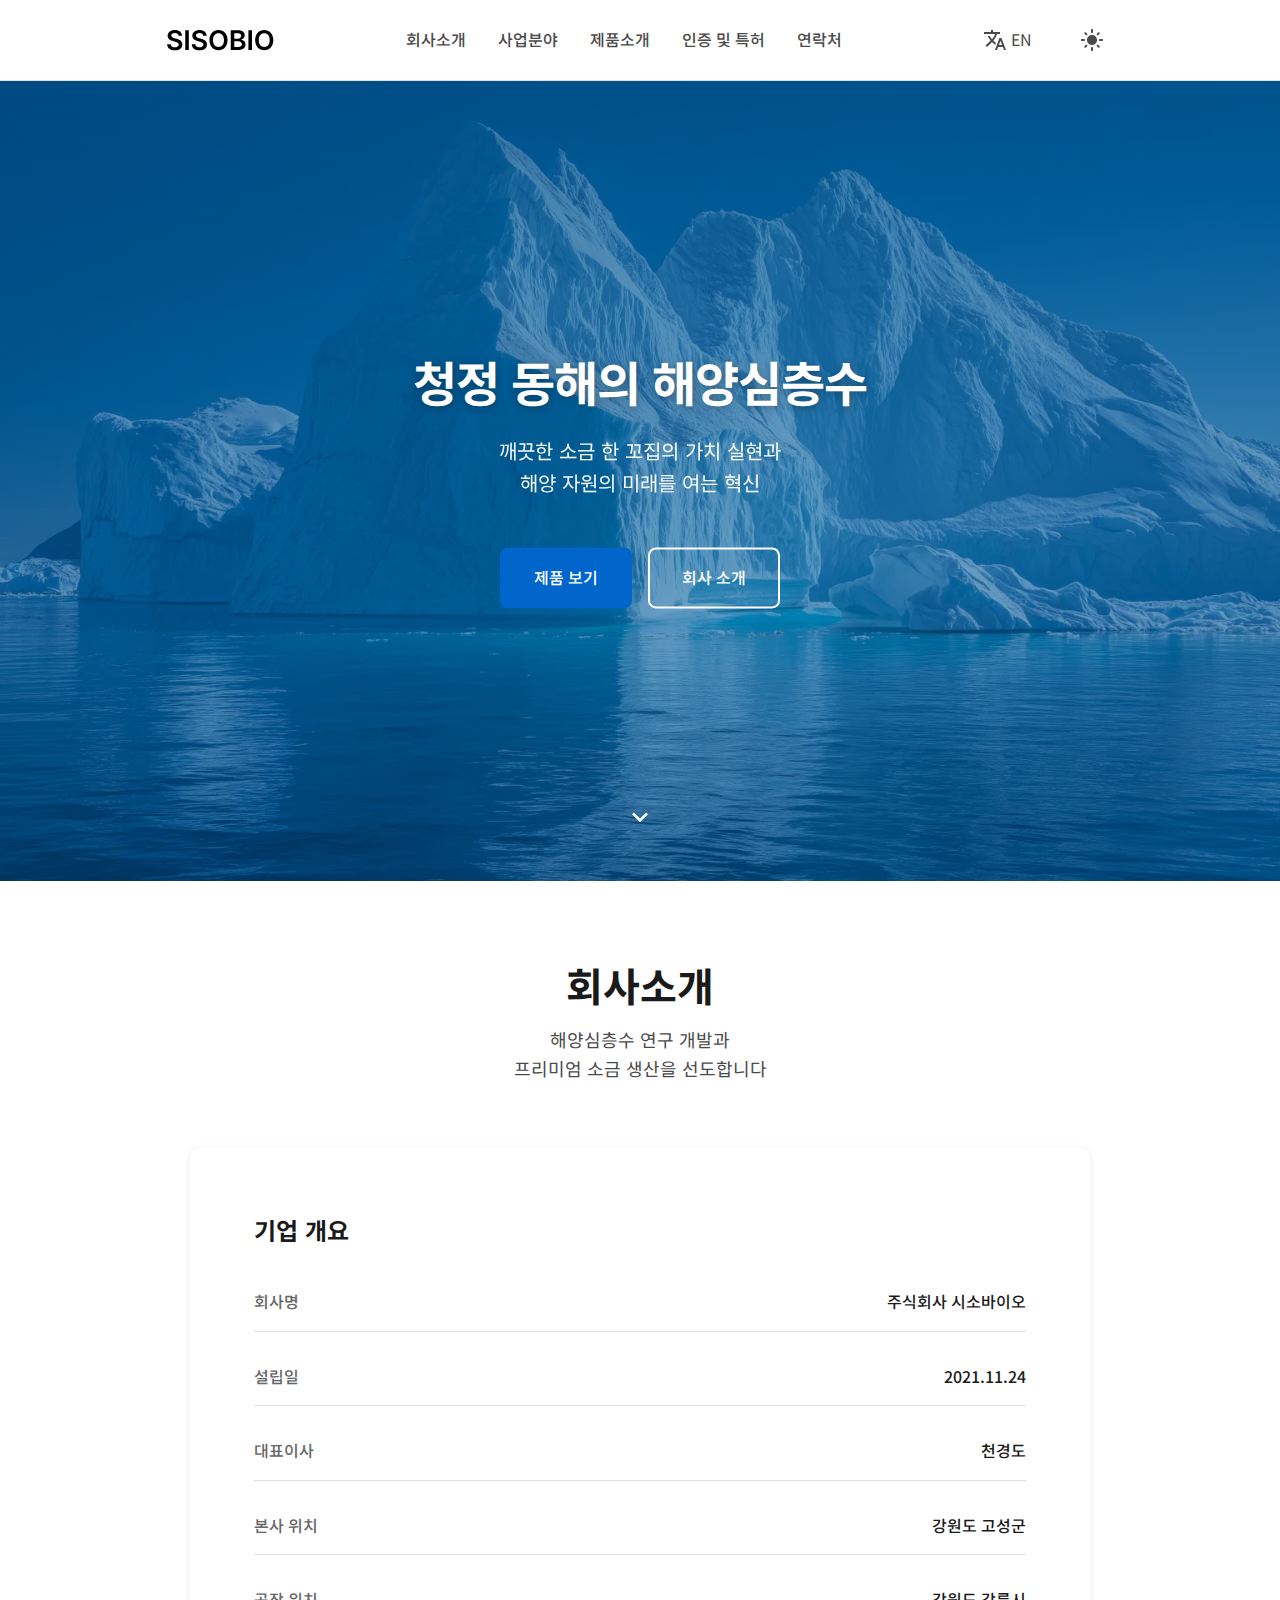
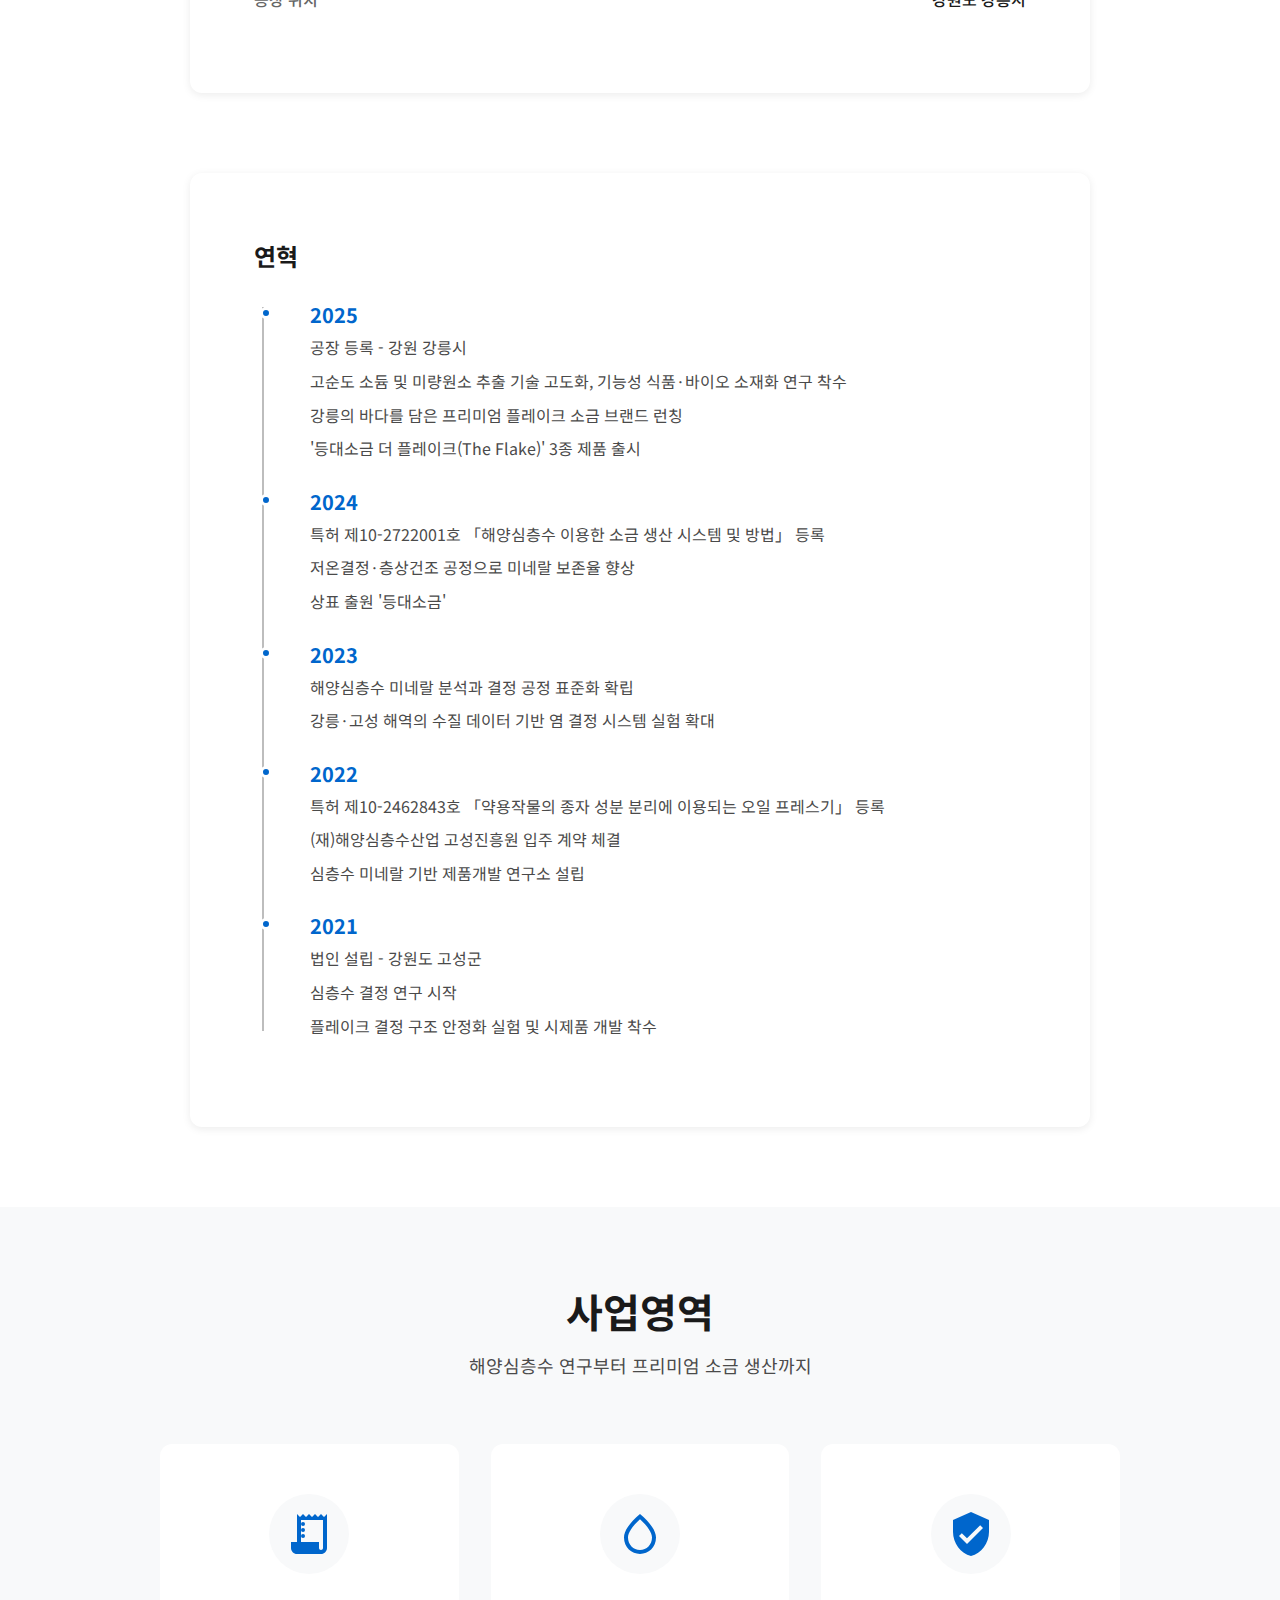
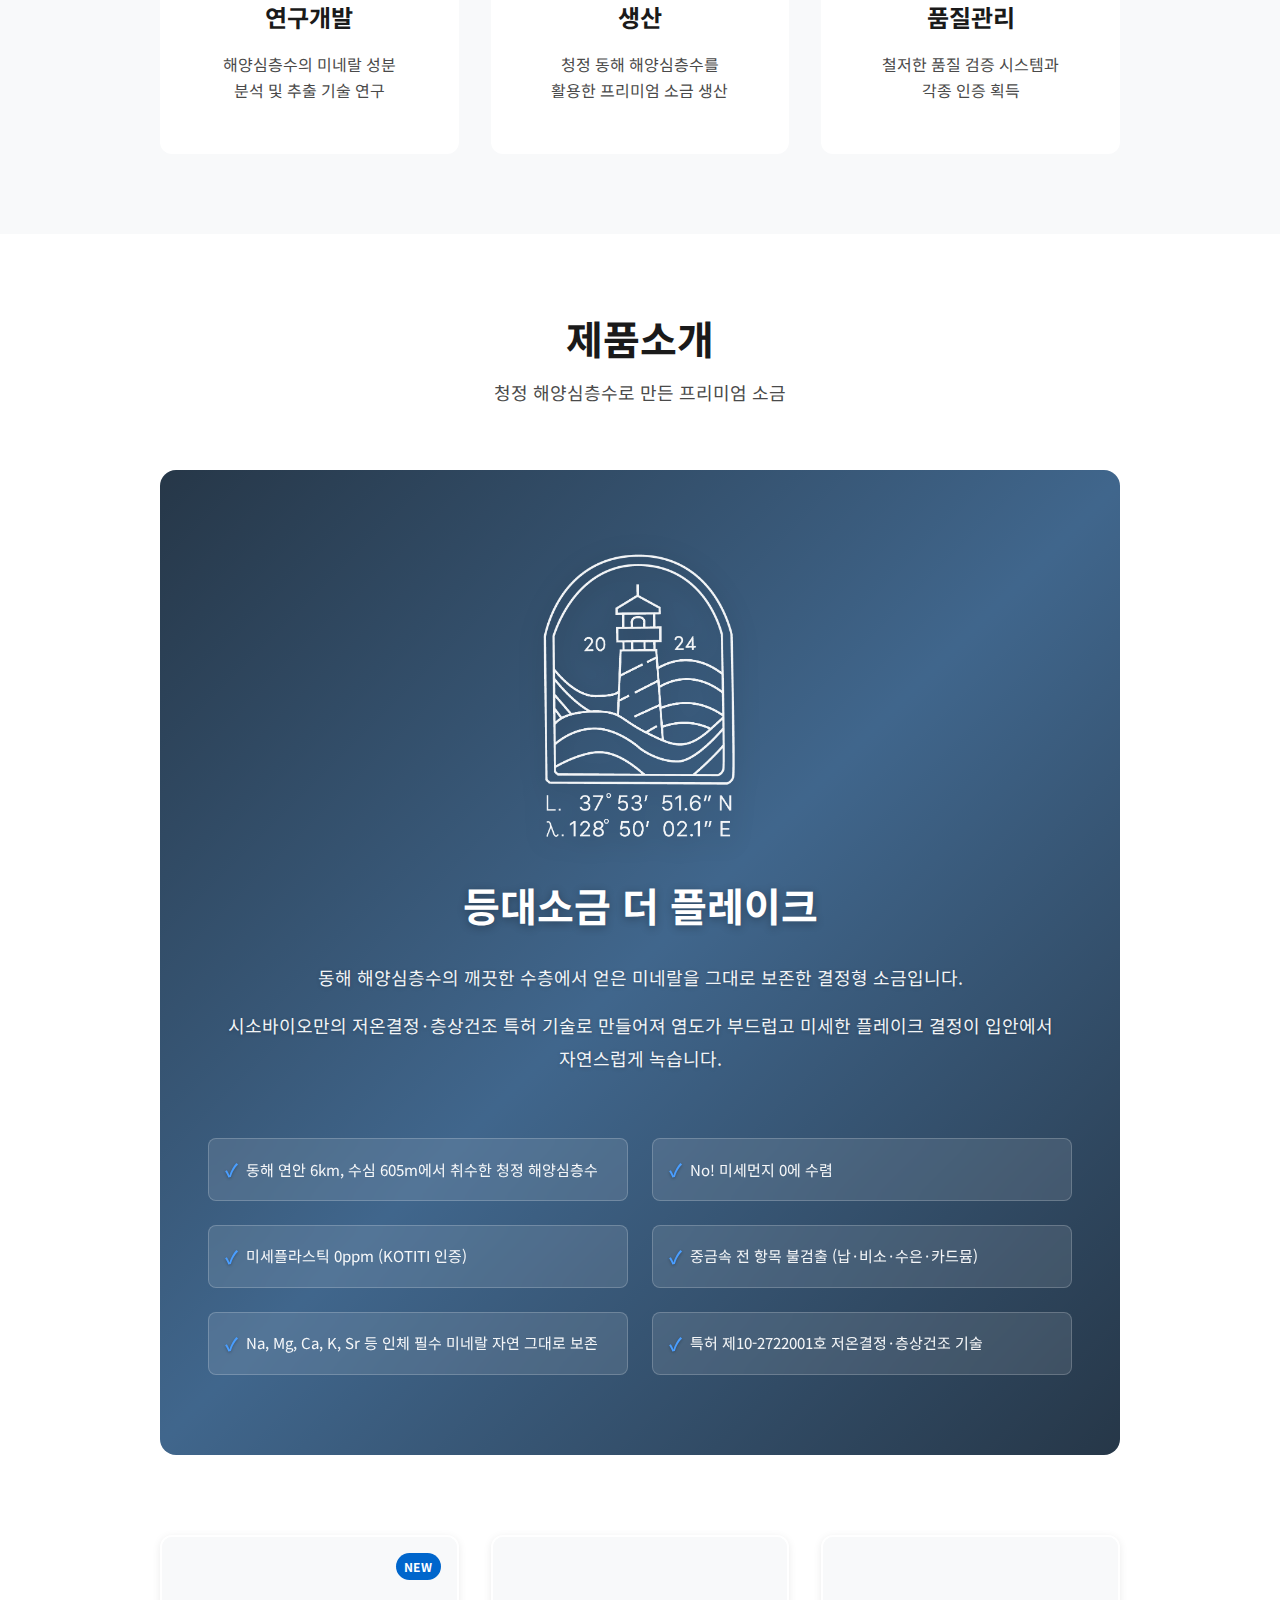
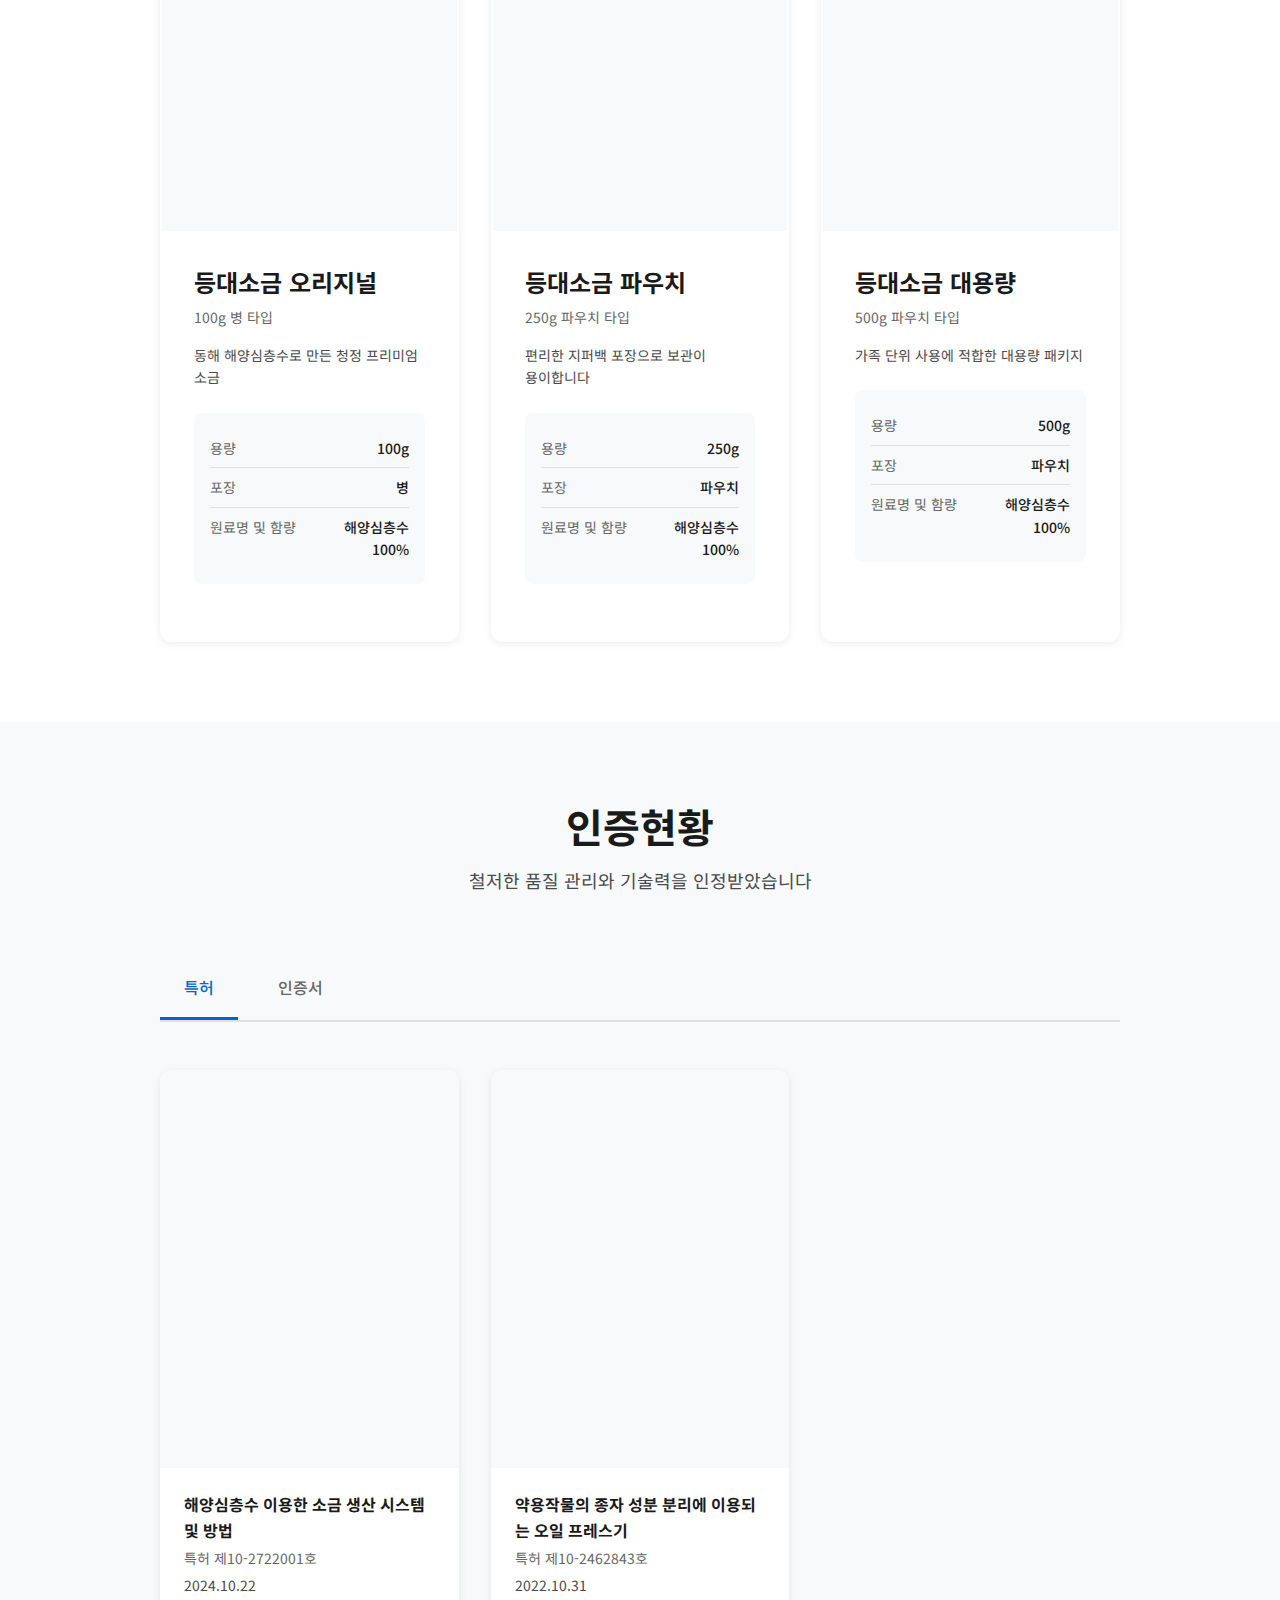
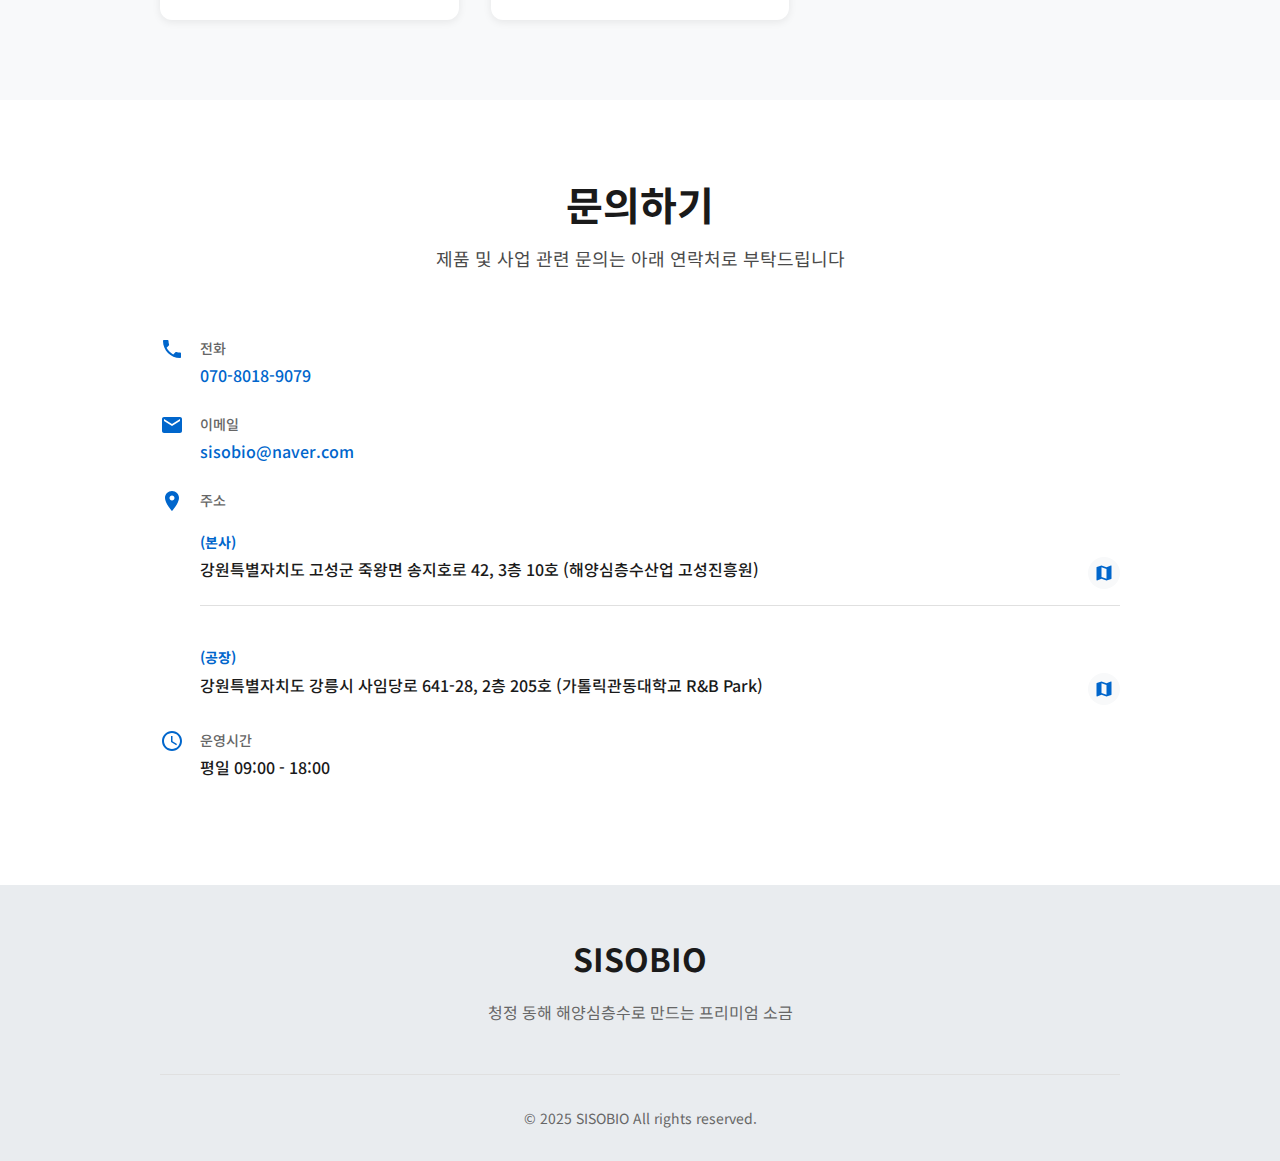
<file: index.html>
<!DOCTYPE html>
<html lang="ko" data-theme="light">
<head>
  <meta charset="UTF-8">
  <meta name="viewport" content="width=device-width, initial-scale=1.0">
  <meta name="description" content="청정 동해의 해양심층수를 연구 개발하고, 깨끗한 소금 한 꼬집의 가치를 실현합니다.">
  <meta name="keywords" content="해양심층수, 해양심층수소금, 등대소금, 시소바이오, 프리미엄 소금, 플레이크 소금, 미세플라스틱 없는 소금, 청정 소금, 강릉 소금, 고성 소금, 강원도 소금, 천연소금, 미네랄 소금, 건강한 소금">
  <meta name="author" content="SISOBIO">
  
  <!-- Open Graph -->
  <meta property="og:title" content="시소바이오 - 해양 자원의 미래를 여는 혁신">
  <meta property="og:description" content="청정 동해의 해양심층수를 연구 개발하고, 깨끗한 소금 한 꼬집의 가치를 실현합니다.">
  <meta property="og:type" content="website">
  <meta property="og:url" content="https://sisobio.com">
  <meta property="og:image" content="https://sisobio.com/assets/images/hero/ocean_desktop.webp">

  <!-- Twitter Cards -->
  <meta name="twitter:card" content="summary_large_image">
  <meta name="twitter:title" content="시소바이오 - 해양 자원의 미래를 여는 혁신">
  <meta name="twitter:description" content="청정 동해의 해양심층수를 연구 개발하고, 깨끗한 소금 한 꼬집의 가치를 실현합니다.">
  <meta name="twitter:image" content="https://sisobio.com/assets/images/hero/ocean_desktop.webp">

  <title data-i18n="meta.title">시소바이오 - 해양 자원의 미래를 여는 혁신</title>

  <!-- Canonical URL -->
  <link rel="canonical" href="https://sisobio.com/">

  <!-- Favicons -->
  <link rel="icon" type="image/svg+xml" href="/favicon.svg">
  <link rel="icon" type="image/png" sizes="32x32" href="/favicon-32x32.png">
  <link rel="icon" type="image/png" sizes="16x16" href="/favicon-16x16.png">
  <link rel="apple-touch-icon" sizes="180x180" href="/apple-touch-icon.png">
  <link rel="manifest" href="/site.webmanifest">
  
  <!-- Fonts: Noto Sans KR + Roboto -->
  <link rel="preconnect" href="https://fonts.googleapis.com">
  <link rel="preconnect" href="https://fonts.gstatic.com" crossorigin>
  <link href="https://fonts.googleapis.com/css2?family=Noto+Sans+KR:wght@400;500;700&subset=korean&family=Roboto:wght@400;500;700&subset=latin&display=swap" rel="stylesheet">

  <!-- Preload Critical Resources -->
  <link rel="preload" as="image" href="./assets/images/hero/ocean_mobile.webp" media="(max-width: 767px)">
  <link rel="preload" as="image" href="./assets/images/hero/ocean_tablet.webp" media="(min-width: 768px) and (max-width: 1024px)">
  <link rel="preload" as="image" href="./assets/images/hero/ocean_desktop.webp" media="(min-width: 1025px)">

  <!-- CSS Files -->
  <link rel="stylesheet" href="./assets/css/reset.css">
  <link rel="stylesheet" href="./assets/css/variables.css">
  <link rel="stylesheet" href="./assets/css/layout.css">
  <link rel="stylesheet" href="./assets/css/components.css">
  <link rel="stylesheet" href="./assets/css/responsive.css">
</head>
<body>

  <!-- ==========================================
       HEADER & NAVIGATION
       ========================================== -->
  <header class="header" role="banner">
    <nav class="nav container" role="navigation" aria-label="Main Navigation">
      <!-- Logo -->
      <a href="#hero" class="nav__logo" aria-label="SISOBIO Home">
        <img src="./assets/images/logo/logo_black.svg" alt="SISOBIO" width="120" height="40">
      </a>
      
      <!-- Desktop Navigation -->
      <ul class="nav__menu" role="menubar">
        <li role="none"><a href="#about" role="menuitem" data-i18n="nav.about">회사소개</a></li>
        <li role="none"><a href="#business" role="menuitem" data-i18n="nav.business">사업분야</a></li>
        <li role="none"><a href="#products" role="menuitem" data-i18n="nav.products">제품소개</a></li>
        <li role="none"><a href="#certifications" role="menuitem" data-i18n="nav.certifications">인증현황</a></li>
        <li role="none"><a href="#contact" role="menuitem" data-i18n="nav.contact">문의하기</a></li>
      </ul>
      
      <!-- Controls: Language + Theme + Mobile Menu -->
      <div class="nav__controls">
        <!-- Language Toggle -->
        <button class="btn-icon" id="languageToggle" aria-label="Change Language">
          <svg class="icon" viewBox="0 0 24 24" width="24" height="24">
            <path d="M12.87 15.07l-2.54-2.51.03-.03c1.74-1.94 2.98-4.17 3.71-6.53H17V4h-7V2H8v2H1v1.99h11.17C11.5 7.92 10.44 9.75 9 11.35 8.07 10.32 7.3 9.19 6.69 8h-2c.73 1.63 1.73 3.17 2.98 4.56l-5.09 5.02L4 19l5-5 3.11 3.11.76-2.04zM18.5 10h-2L12 22h2l1.12-3h4.75L21 22h2l-4.5-12zm-2.62 7l1.62-4.33L19.12 17h-3.24z" fill="currentColor"/>
          </svg>
          <span data-i18n="nav.language">EN</span>
        </button>
        
        <!-- Theme Toggle -->
        <button class="btn-icon" id="themeToggle" aria-label="Toggle Dark Mode">
          <svg class="icon icon-light" viewBox="0 0 24 24" width="24" height="24">
            <path d="M12 7c-2.76 0-5 2.24-5 5s2.24 5 5 5 5-2.24 5-5-2.24-5-5-5zM2 13h2c.55 0 1-.45 1-1s-.45-1-1-1H2c-.55 0-1 .45-1 1s.45 1 1 1zm18 0h2c.55 0 1-.45 1-1s-.45-1-1-1h-2c-.55 0-1 .45-1 1s.45 1 1 1zM11 2v2c0 .55.45 1 1 1s1-.45 1-1V2c0-.55-.45-1-1-1s-1 .45-1 1zm0 18v2c0 .55.45 1 1 1s1-.45 1-1v-2c0-.55-.45-1-1-1s-1 .45-1 1zM5.99 4.58c-.39-.39-1.03-.39-1.41 0-.39.39-.39 1.03 0 1.41l1.06 1.06c.39.39 1.03.39 1.41 0s.39-1.03 0-1.41L5.99 4.58zm12.37 12.37c-.39-.39-1.03-.39-1.41 0-.39.39-.39 1.03 0 1.41l1.06 1.06c.39.39 1.03.39 1.41 0 .39-.39.39-1.03 0-1.41l-1.06-1.06zm1.06-10.96c.39-.39.39-1.03 0-1.41-.39-.39-1.03-.39-1.41 0l-1.06 1.06c-.39.39-.39 1.03 0 1.41s1.03.39 1.41 0l1.06-1.06zM7.05 18.36c.39-.39.39-1.03 0-1.41-.39-.39-1.03-.39-1.41 0l-1.06 1.06c-.39.39-.39 1.03 0 1.41s1.03.39 1.41 0l1.06-1.06z" fill="currentColor"/>
          </svg>
          <svg class="icon icon-dark" viewBox="0 0 24 24" width="24" height="24">
            <path d="M9 2c-1.05 0-2.05.16-3 .46 4.06 1.27 7 5.06 7 9.54 0 4.48-2.94 8.27-7 9.54.95.3 1.95.46 3 .46 5.52 0 10-4.48 10-10S14.52 2 9 2z" fill="currentColor"/>
          </svg>
        </button>
        
        <!-- Mobile Menu Toggle -->
        <button class="btn-hamburger" id="mobileMenuToggle" aria-label="Toggle Menu" aria-expanded="false">
          <span class="hamburger-line"></span>
          <span class="hamburger-line"></span>
          <span class="hamburger-line"></span>
        </button>
      </div>
    </nav>
    
    <!-- Mobile Menu Overlay -->
    <div class="mobile-menu" id="mobileMenu" aria-hidden="true">
      <nav class="mobile-menu__nav" role="navigation">
        <ul role="menubar">
          <li role="none"><a href="#about" role="menuitem" data-i18n="nav.about">회사소개</a></li>
          <li role="none"><a href="#business" role="menuitem" data-i18n="nav.business">사업분야</a></li>
          <li role="none"><a href="#products" role="menuitem" data-i18n="nav.products">제품소개</a></li>
          <li role="none"><a href="#certifications" role="menuitem" data-i18n="nav.certifications">인증현황</a></li>
          <li role="none"><a href="#contact" role="menuitem" data-i18n="nav.contact">문의하기</a></li>
        </ul>
      </nav>
    </div>
  </header>

  <!-- ==========================================
       MAIN CONTENT
       ========================================== -->
  <main>
    
    <!-- ==========================================
         1. HERO SECTION
         ========================================== -->
    <section class="hero" id="hero" aria-labelledby="hero-title">
      <!-- Overlay -->
      <div class="hero__overlay"></div>
      
      <!-- Content -->
      <div class="hero__content">
        <h1 class="hero__title" id="hero-title">
          <span class="hero__title-line" data-i18n="hero.titleLine1">청정 동해의 해양심층수</span>
        </h1>
        <p class="hero__subtitle">
          <span class="hero__subtitle-line" data-i18n="hero.subtitleLine1">깨끗한 소금 한 꼬집의 가치 실현과</span>
          <span class="hero__subtitle-line" data-i18n="hero.subtitleLine2">해양 자원의 미래를 여는 혁신</span>          
        </p>
        
        <!-- CTA Buttons -->
        <div class="hero__cta">
          <a href="#about" class="btn btn-primary" data-i18n="hero.cta1">회사 소개</a>
          <a href="#products" class="btn btn-secondary" data-i18n="hero.cta2">제품 보기</a>
        </div>
      </div>
      
      <!-- Scroll Indicator -->
      <button class="hero__scroll" aria-label="Scroll Down">
        <svg class="icon" viewBox="0 0 24 24" width="32" height="32">
          <path d="M7.41 8.59L12 13.17l4.59-4.58L18 10l-6 6-6-6 1.41-1.41z" fill="currentColor"/>
        </svg>
      </button>
    </section>
    
    <!-- ==========================================
         2. ABOUT SECTION
         ========================================== -->
    <section class="about section" id="about" aria-labelledby="about-title">
      <div class="container">
        <!-- Section Header -->
        <header class="section__header">
          <h2 class="section__title" id="about-title" data-i18n="about.title">회사소개</h2>
          <p class="section__description">
            <span class="section__description-line" data-i18n="about.descriptionLine1">해양심층수 연구 개발과</span>
            <span class="section__description-line" data-i18n="about.descriptionLine2">프리미엄 소금 생산을 선도합니다</span>
          </p>
        </header>
        
        <!-- Company Info Grid -->
        <div class="about__grid">
          <!-- Company Overview -->
          <div class="about__overview">
            <h3 class="about__subtitle" data-i18n="about.overview.title">기업 개요</h3>
            <dl class="info-list">
              <div class="info-list__item">
                <dt data-i18n="about.overview.name">회사명</dt>
                <dd data-i18n="about.overview.nameValue">시소바이오</dd>
              </div>
              <div class="info-list__item">
                <dt data-i18n="about.overview.established">설립일</dt>
                <dd>2021.11.24</dd>
              </div>
              <div class="info-list__item">
                <dt data-i18n="about.overview.ceo">대표</dt>
                <dd data-i18n="about.overview.ceoValue">천경도</dd>
              </div>
              <div class="info-list__item">
                <dt data-i18n="about.overview.location">본사 위치</dt>
                <dd data-i18n="about.overview.locationValue">강원도 고성군</dd>
              </div>
              <div class="info-list__item">
                <dt data-i18n="about.overview.factory">공장 위치</dt>
                <dd data-i18n="about.overview.factoryValue">강원도 강릉시</dd>
              </div>
            </dl>
          </div>
          
          <!-- Timeline -->
          <div class="about__timeline">
            <h3 class="about__subtitle" data-i18n="about.timeline.title">연혁</h3>
            <ul class="timeline">
              <li class="timeline__item">
                <div class="timeline__year">2025</div>
                <ul class="timeline__events">
                  <li data-i18n="about.timeline.event_2025_1">공장 등록 - 강원 강릉시</li>
                  <li data-i18n="about.timeline.event_2025_2">'등대소금 더 플레이크(The Flake)' 3종 제품 출시</li>
                  <li data-i18n="about.timeline.event_2025_3">강릉의 바다를 담은 프리미엄 플레이크 소금 브랜드 런칭</li>
                  <li data-i18n="about.timeline.event_2025_4">고순도 소듐 및 미량원소 추출 기술 고도화, 기능성 식품·바이오 소재화 연구 착수</li>
                </ul>
              </li>
              <li class="timeline__item">
                <div class="timeline__year">2024</div>
                <ul class="timeline__events">
                  <li data-i18n="about.timeline.event_2024_1">특허 등록 제10-2722001호 「해양심층수 이용한 소금 생산 시스템 및 방법」</li>
                  <li data-i18n="about.timeline.event_2024_2">상표 출원 '등대소금'</li>
                  <li data-i18n="about.timeline.event_2024_3">저온결정·층상건조 공정으로 미네랄 보존율 향상</li>
                </ul>
              </li>
              <li class="timeline__item">
                <div class="timeline__year">2023</div>
                <ul class="timeline__events">
                  <li data-i18n="about.timeline.event_2023_1">해양심층수 미네랄 분석과 결정 공정 표준화 확립</li>
                  <li data-i18n="about.timeline.event_2023_2">강릉·고성 해역의 수질 데이터 기반 염 결정 시스템 실험 확대</li>
                </ul>
              </li>
              <li class="timeline__item">
                <div class="timeline__year">2022</div>
                <ul class="timeline__events">
                  <li data-i18n="about.timeline.event_2022_1">특허 등록 제10-2462843호 「약용작물의 종자 성분 분리에 이용되는 오일 프레스기」</li>
                  <li data-i18n="about.timeline.event_2022_2">(재)해양심층수산업 고성진흥원 입주 계약 체결</li>
                  <li data-i18n="about.timeline.event_2022_3">심층수 미네랄 기반 제품개발 연구소 설립</li>
                </ul>
              </li>
              <li class="timeline__item">
                <div class="timeline__year">2021</div>
                <ul class="timeline__events">
                  <li data-i18n="about.timeline.event_2021_1">회사 설립 - 강원도 고성군</li>
                  <li data-i18n="about.timeline.event_2021_2">심층수 결정 연구 시작</li>
                  <li data-i18n="about.timeline.event_2021_3">플레이크 결정 구조 안정화 실험 및 시제품 개발 착수</li>
                </ul>
              </li>
            </ul>
          </div>
        </div>
      </div>
    </section>
    
    <!-- ==========================================
         3. BUSINESS SECTION
         ========================================== -->
    <section class="business section section--alt" id="business" aria-labelledby="business-title">
      <div class="container">
        <!-- Section Header -->
        <header class="section__header">
          <h2 class="section__title" id="business-title" data-i18n="business.title">사업분야</h2>
          <p class="section__description" data-i18n="business.description">
            해양심층수 연구부터 프리미엄 소금 생산까지
          </p>
        </header>
        
        <!-- Business Cards -->
        <div class="business__grid">
          <!-- Card 1: Research -->
          <article class="business-card">
            <div class="business-card__icon">
              <svg class="icon" viewBox="0 0 24 24" width="48" height="48">
                <path d="M19.5 3.5L18 2l-1.5 1.5L15 2l-1.5 1.5L12 2l-1.5 1.5L9 2 7.5 3.5 6 2v14H3v3c0 1.66 1.34 3 3 3h12c1.66 0 3-1.34 3-3V2l-1.5 1.5zM19 19c0 .55-.45 1-1 1s-1-.45-1-1v-3H8V5h11v14z" fill="currentColor"/>
                <circle cx="9" cy="7" r="1" fill="currentColor"/>
                <circle cx="9" cy="10" r="1" fill="currentColor"/>
                <circle cx="9" cy="13" r="1" fill="currentColor"/>
              </svg>
            </div>
            <h3 class="business-card__title" data-i18n="business.research.title">연구개발</h3>
            <p class="business-card__description" data-i18n="business.research.description">
              해양심층수의 미네랄 성분 분석 및 추출 기술 연구
            </p>
          </article>
          
          <!-- Card 2: Production -->
          <article class="business-card">
            <div class="business-card__icon">
              <svg class="icon" viewBox="0 0 24 24" width="48" height="48">
                <path d="M12 2c-5.33 4.55-8 8.48-8 11.8 0 4.98 3.8 8.2 8 8.2s8-3.22 8-8.2c0-3.32-2.67-7.25-8-11.8zm0 18c-3.35 0-6-2.57-6-6.2 0-2.34 1.95-5.44 6-9.14 4.05 3.7 6 6.79 6 9.14 0 3.63-2.65 6.2-6 6.2z" fill="currentColor"/>
              </svg>
            </div>
            <h3 class="business-card__title" data-i18n="business.production.title">생산</h3>
            <p class="business-card__description" data-i18n="business.production.description">
              동해 해양심층수를 활용한 프리미엄 소금 생산
            </p>
          </article>
          
          <!-- Card 3: Quality Control -->
          <article class="business-card">
            <div class="business-card__icon">
              <svg class="icon" viewBox="0 0 24 24" width="48" height="48">
                <path d="M12 1L3 5v6c0 5.55 3.84 10.74 9 12 5.16-1.26 9-6.45 9-12V5l-9-4zm-2 16l-4-4 1.41-1.41L10 14.17l6.59-6.59L18 9l-8 8z" fill="currentColor"/>
              </svg>
            </div>
            <h3 class="business-card__title" data-i18n="business.quality.title">품질관리</h3>
            <p class="business-card__description" data-i18n="business.quality.description">
              철저한 품질 검증 시스템과 각종 인증 획득
            </p>
          </article>
        </div>
      </div>
    </section>
    
    <!-- ==========================================
         4. PRODUCTS SECTION
         ========================================== -->
    <section class="products section" id="products" aria-labelledby="products-title">
      <div class="container">
        <!-- Section Header -->
        <header class="section__header">
          <h2 class="section__title" id="products-title" data-i18n="products.title">제품소개</h2>
          <p class="section__description" data-i18n="products.description">
            청정 해양심층수로 만든 프리미엄 소금
          </p>
        </header>
        
        <!-- Product Introduction Hero -->
        <div class="products__intro products__intro--hero">
          <div class="products__intro-overlay"></div>
          <div class="products__intro-content">
            <img src="./assets/images/logo/symbol_lighthouse_white.webp" alt="등대소금 심볼" class="products__intro-symbol">
            <h3 class="products__intro-title" data-i18n="products.intro.title">등대소금 더 플레이크</h3>
            <p class="products__intro-description">
              <span class="products__intro-description-line" data-i18n="products.intro.descriptionLine1">동해 해양심층수의 깨끗한 수층에서 얻은 미네랄을 그대로 보존한 결정형 소금입니다.</span>
              <span class="products__intro-description-line" data-i18n="products.intro.descriptionLine2">시소바이오만의 저온결정·층상건조 특허 기술로 만들어져 염도가 부드럽고 미세한 플레이크 결정이 입안에서 자연스럽게 녹습니다.</span>
            </p>
            <ul class="products__intro-highlights">
              <li class="products__intro-highlight" data-i18n="products.intro.highlights.0">동해 연안 6km, 수심 605m에서 취수한 청정 해양심층수</li>
              <li class="products__intro-highlight" data-i18n="products.intro.highlights.1">No! 미세먼지 0에 수렴</li>
              <li class="products__intro-highlight" data-i18n="products.intro.highlights.2">미세플라스틱 0ppm (KOTITI 인증)</li>
              <li class="products__intro-highlight" data-i18n="products.intro.highlights.3">중금속 전 항목 불검출 (납·비소·수은·카드뮴)</li>
              <li class="products__intro-highlight" data-i18n="products.intro.highlights.4">Na, Mg, Ca, K, Sr 등 인체 필수 미네랄 자연 그대로 보존</li>
              <li class="products__intro-highlight" data-i18n="products.intro.highlights.5">특허 제10-2722001호 저온결정·층상건조 기술</li>
            </ul>
          </div>
        </div>
        
        <!-- Product Cards Grid -->
        <div class="products__grid">
          
          <!-- Product 1: Original 100g -->
          <article class="product-card">
            <div class="product-card__image">
              <picture>
                <source media="(min-width: 1025px)" srcset="./assets/images/products/product_100g_large.webp">
                <source media="(min-width: 768px)" srcset="./assets/images/products/product_100g_medium.webp">
                <img src="./assets/images/products/product_100g_small.webp" alt="등대소금 오리지널 100g" loading="lazy">
              </picture>
              <span class="product-card__badge" data-i18n="products.badge">NEW</span>
            </div>
            <div class="product-card__content">
              <h3 class="product-card__title" data-i18n="products.original100.name">등대소금 오리지널</h3>
              <p class="product-card__subtitle" data-i18n="products.original100.subtitle">100g 병 타입</p>
              <p class="product-card__description" data-i18n="products.original100.description">
                동해 해양심층수로 만든 청정 프리미엄 소금
              </p>
              
              <!-- Specs -->
              <div class="product-card__specs">
                <div class="spec-item">
                  <span class="spec-item__label" data-i18n="products.specs.weight">용량</span>
                  <span class="spec-item__value">100g</span>
                </div>
                <div class="spec-item">
                  <span class="spec-item__label" data-i18n="products.specs.type">포장</span>
                  <span class="spec-item__value" data-i18n="products.specs.bottle">병</span>
                </div>
                <div class="spec-item">
                  <span class="spec-item__label" data-i18n="products.specs.ingredient">원료명 및 함량</span>
                  <span class="spec-item__value" data-i18n="products.specs.ingredientValue">해양심층수 100%</span>
                </div>
              </div>
            </div>
          </article>
          
          <!-- Product 2: Pouch 250g -->
          <article class="product-card">
            <div class="product-card__image">
              <picture>
                <source media="(min-width: 1025px)" srcset="./assets/images/products/product_250g_large.webp">
                <source media="(min-width: 768px)" srcset="./assets/images/products/product_250g_midium.webp">
                <img src="./assets/images/products/product_250g_small.webp" alt="등대소금 파우치 250g" loading="lazy">
              </picture>
            </div>
            <div class="product-card__content">
              <h3 class="product-card__title" data-i18n="products.pouch250.name">등대소금 파우치</h3>
              <p class="product-card__subtitle" data-i18n="products.pouch250.subtitle">250g 파우치 타입</p>
              <p class="product-card__description" data-i18n="products.pouch250.description">
                편리한 지퍼백 포장으로 보관에 용이
              </p>
              
              <!-- Specs -->
              <div class="product-card__specs">
                <div class="spec-item">
                  <span class="spec-item__label" data-i18n="products.specs.weight">용량</span>
                  <span class="spec-item__value">250g</span>
                </div>
                <div class="spec-item">
                  <span class="spec-item__label" data-i18n="products.specs.type">포장</span>
                  <span class="spec-item__value" data-i18n="products.specs.pouch">파우치</span>
                </div>
                <div class="spec-item">
                  <span class="spec-item__label" data-i18n="products.specs.ingredient">원료명 및 함량</span>
                  <span class="spec-item__value" data-i18n="products.specs.ingredientValue">해양심층수 100%</span>
                </div>
              </div>
            </div>
          </article>
          
          <!-- Product 3: Pouch 500g -->
          <article class="product-card">
            <div class="product-card__image">
              <picture>
                <source media="(min-width: 1025px)" srcset="./assets/images/products/product_500g_large.webp">
                <source media="(min-width: 768px)" srcset="./assets/images/products/product_500g_medium.webp">
                <img src="./assets/images/products/product_500g_small.webp" alt="등대소금 대용량 500g" loading="lazy">
              </picture>
            </div>
            <div class="product-card__content">
              <h3 class="product-card__title" data-i18n="products.pouch500.name">등대소금 대용량</h3>
              <p class="product-card__subtitle" data-i18n="products.pouch500.subtitle">500g 파우치 타입</p>
              <p class="product-card__description" data-i18n="products.pouch500.description">
                가족 단위 사용에 적합한 대용량 패키지
              </p>
              
              <!-- Specs -->
              <div class="product-card__specs">
                <div class="spec-item">
                  <span class="spec-item__label" data-i18n="products.specs.weight">용량</span>
                  <span class="spec-item__value">500g</span>
                </div>
                <div class="spec-item">
                  <span class="spec-item__label" data-i18n="products.specs.type">포장</span>
                  <span class="spec-item__value" data-i18n="products.specs.pouch">파우치</span>
                </div>
                <div class="spec-item">
                  <span class="spec-item__label" data-i18n="products.specs.ingredient">원료명 및 함량</span>
                  <span class="spec-item__value" data-i18n="products.specs.ingredientValue">해양심층수 100%</span>
                </div>
              </div>
            </div>
          </article>

        </div>
      </div>
    </section>
    
    <!-- ==========================================
         5. CERTIFICATIONS SECTION
         ========================================== -->
    <section class="certifications section section--alt" id="certifications" aria-labelledby="certifications-title">
      <div class="container">
        <!-- Section Header -->
        <header class="section__header">
          <h2 class="section__title" id="certifications-title" data-i18n="certifications.title">인증현황</h2>
          <p class="section__description" data-i18n="certifications.description">
            철저한 품질 관리와 기술력을 인정받았습니다
          </p>
        </header>
        
        <!-- Tabs -->
        <div class="tabs">
          <button class="tab tab--active" data-tab="patents" data-i18n="certifications.tabs.patents">특허</button>
          <button class="tab" data-tab="certs" data-i18n="certifications.tabs.certs">인증서</button>
        </div>
        
        <!-- Tab Content: Patents -->
        <div class="tab-content tab-content--active" id="tab-patents">
          <div class="certifications__grid">
            
            <!-- Patent 1 -->
            <article class="cert-card">
              <div class="cert-card__image">
                <picture>
                  <source media="(min-width: 1025px)" srcset="./assets/images/certifications/patent_cert_1_desktop.webp">
                  <source media="(min-width: 768px)" srcset="./assets/images/certifications/patent_cert_1_tablet.webp">
                  <img src="./assets/images/certifications/patent_cert_1_mobile.webp" alt="특허 제10-2722001호" loading="lazy">
                </picture>
              </div>
              <div class="cert-card__content">
                <h3 class="cert-card__title" data-i18n="certifications.patent1.title">해양심층수 이용한 소금 생산 시스템 및 방법</h3>
                <p class="cert-card__number" data-i18n="certifications.patent1.number">특허 제10-2722001호</p>
                <p class="cert-card__date" data-i18n="certifications.patent1.date">2024.10.22</p>
              </div>
            </article>
            
            <!-- Patent 2 -->
            <article class="cert-card">
              <div class="cert-card__image">
                <picture>
                  <source media="(min-width: 1025px)" srcset="./assets/images/certifications/patent_cert_2_desktop.webp">
                  <source media="(min-width: 768px)" srcset="./assets/images/certifications/patent_cert_2_tablet.webp">
                  <img src="./assets/images/certifications/patent_cert_2_mobile.webp" alt="특허 제10-2462843호" loading="lazy">
                </picture>
              </div>
              <div class="cert-card__content">
                <h3 class="cert-card__title" data-i18n="certifications.patent2.title">약용작물의 종자 성분 분리에 이용되는 오일 프레스기</h3>
                <p class="cert-card__number" data-i18n="certifications.patent2.number">특허 제10-2462843호</p>
                <p class="cert-card__date" data-i18n="certifications.patent2.date">2022.10.31</p>
              </div>
            </article>
            
          </div>
        </div>
        
        <!-- Tab Content: Certifications -->
        <div class="tab-content" id="tab-certs">
          <div class="certifications__grid">
            
            <!-- Cert 1: 영업 신고증 -->
            <article class="cert-card">
              <div class="cert-card__image">
                <picture>
                  <source media="(min-width: 1025px)" srcset="./assets/images/certifications/business_rpt_desktop.webp">
                  <source media="(min-width: 768px)" srcset="./assets/images/certifications/business_rpt_tablet.webp">
                  <img src="./assets/images/certifications/business_rpt_mobile.webp" alt="영업 신고증" loading="lazy">
                </picture>
              </div>
              <div class="cert-card__content">
                <h3 class="cert-card__title" data-i18n="certifications.cert1.title">영업 신고증</h3>
              </div>
            </article>

            <!-- Cert 2: 영업등록증 -->
            <article class="cert-card">
              <div class="cert-card__image">
                <picture>
                  <source media="(min-width: 1025px)" srcset="./assets/images/certifications/business_reg_desktop.webp">
                  <source media="(min-width: 768px)" srcset="./assets/images/certifications/business_reg_tablet.webp">
                  <img src="./assets/images/certifications/business_reg_mobile.webp" alt="영업등록증" loading="lazy">
                </picture>
              </div>
              <div class="cert-card__content">
                <h3 class="cert-card__title" data-i18n="certifications.cert2.title">영업등록증</h3>
              </div>
            </article>

            <!-- Cert 3: SME -->
            <article class="cert-card">
              <div class="cert-card__image">
                <picture>
                  <source media="(min-width: 1025px)" srcset="./assets/images/certifications/sme_cert_desktop.webp">
                  <source media="(min-width: 768px)" srcset="./assets/images/certifications/sme_cert_tablet.webp">
                  <img src="./assets/images/certifications/sme_cert_mobile.webp" alt="중소기업 확인서" loading="lazy">
                </picture>
              </div>
              <div class="cert-card__content">
                <h3 class="cert-card__title" data-i18n="certifications.cert3.title">중소기업 확인서</h3>
              </div>
            </article>
            
            <!-- Add more certifications as needed -->
            
          </div>
        </div>
      </div>
    </section>
    
    <!-- ==========================================
     6. CONTACT SECTION
     ========================================== -->
    <section class="contact section" id="contact" aria-labelledby="contact-title">
      <div class="container">
        <!-- Section Header -->
        <header class="section__header">
          <h2 class="section__title" id="contact-title" data-i18n="contact.title">문의하기</h2>
          <p class="section__description" data-i18n="contact.description">
            제품 및 사업 관련 문의는 아래 연락처로 부탁드립니다
          </p>
        </header>
        
        <!-- Contact Content - Centered -->
        <div class="contact__content">
          
          <!-- Contact Info Cards -->
          <div class="contact__cards">
            
            <!-- Card 1: Phone & Email -->
            <div class="contact-card">
              <div class="contact-card__items">
                <!-- Phone -->
                <div class="contact-item">
                  <svg class="icon" viewBox="0 0 24 24" width="24" height="24">
                    <path d="M6.62 10.79c1.44 2.83 3.76 5.14 6.59 6.59l2.2-2.2c.27-.27.67-.36 1.02-.24 1.12.37 2.33.57 3.57.57.55 0 1 .45 1 1V20c0 .55-.45 1-1 1-9.39 0-17-7.61-17-17 0-.55.45-1 1-1h3.5c.55 0 1 .45 1 1 0 1.25.2 2.45.57 3.57.11.35.03.74-.25 1.02l-2.2 2.2z" fill="currentColor"/>
                  </svg>
                  <div>
                    <dt data-i18n="contact.info.phone">전화</dt>
                    <dd><a href="tel:07080189079" class="phone-link" data-i18n="contact.info.phoneValue">070-8018-9079</a></dd>
                  </div>
                </div>
                
                <!-- Email -->
                <div class="contact-item">
                  <svg class="icon" viewBox="0 0 24 24" width="24" height="24">
                    <path d="M20 4H4c-1.1 0-1.99.9-1.99 2L2 18c0 1.1.9 2 2 2h16c1.1 0 2-.9 2-2V6c0-1.1-.9-2-2-2zm0 4l-8 5-8-5V6l8 5 8-5v2z" fill="currentColor"/>
                  </svg>
                  <div>
                    <dt data-i18n="contact.info.email">이메일</dt>
                    <dd><a href="mailto:sisobio@naver.com">sisobio@naver.com</a></dd>
                  </div>
                </div>
              </div>
            </div>
            
            <!-- Card 2: Address (Headquarters + Factory) -->
            <div class="contact-card">
              <div class="contact-item contact-item--address">
                <svg class="icon" viewBox="0 0 24 24" width="24" height="24">
                  <path d="M12 2C8.13 2 5 5.13 5 9c0 5.25 7 13 7 13s7-7.75 7-13c0-3.87-3.13-7-7-7zm0 9.5c-1.38 0-2.5-1.12-2.5-2.5s1.12-2.5 2.5-2.5 2.5 1.12 2.5 2.5-1.12 2.5-2.5 2.5z" fill="currentColor"/>
                </svg>
                <div>
                  <dt data-i18n="contact.info.address">주소</dt>
                  <dd>
                    <!-- Headquarters -->
                    <div class="address-location">
                      <p class="address-label" data-i18n="contact.info.addressOffice">(본사)</p>
                      <p class="address-text" data-i18n="contact.address.office">강원특별자치도 고성군 죽왕면 송지호로 42, 3층 10호 (해양심층수산업 고성진흥원)</p>
                      <a href="https://map.naver.com/v5/search/%EA%B0%95%EC%9B%90%ED%8A%B9%EB%B3%84%EC%9E%90%EC%B9%98%EB%8F%84%20%EA%B3%A0%EC%84%B1%EA%B5%B0%20%EC%A3%BD%EC%99%95%EB%A9%B4%20%EC%86%A1%EC%A7%80%ED%98%B8%EB%A1%9C%2042" 
                         target="_blank" 
                         rel="noopener noreferrer" 
                         class="map-link"
                         aria-label="본사 위치 지도에서 보기">
                        <svg class="icon" viewBox="0 0 24 24" width="20" height="20" aria-hidden="true">
                          <path d="M20.5 3l-.16.03L15 5.1 9 3 3.36 4.9c-.21.07-.36.25-.36.48V20.5c0 .28.22.5.5.5l.16-.03L9 18.9l6 2.1 5.64-1.9c.21-.07.36-.25.36-.48V3.5c0-.28-.22-.5-.5-.5zM15 19l-6-2.11V5l6 2.11V19z" fill="currentColor"/>
                        </svg>
                        <span class="sr-only" data-i18n="contact.info.viewMap">지도에서 보기</span>
                      </a>
                    </div>
                    
                    <!-- Factory -->
                    <div class="address-location">
                      <p class="address-label" data-i18n="contact.info.addressFactory">(공장)</p>
                      <p class="address-text" data-i18n="contact.address.factory">강원특별자치도 강릉시 사임당로 641-28, 2층 205호 (가톨릭관동대학교 R&B Park)</p>
                      <a href="https://map.naver.com/v5/search/%EA%B0%95%EC%9B%90%ED%8A%B5%EB%B3%84%EC%9E%90%EC%B9%98%EB%8F%84%20%EA%B0%95%EB%A6%89%EC%8B%9C%20%EC%82%AC%EC%9E%84%EB%8B%B9%EB%A1%9C%20641-28" 
                         target="_blank" 
                         rel="noopener noreferrer" 
                         class="map-link"
                         aria-label="공장 위치 지도에서 보기">
                        <svg class="icon" viewBox="0 0 24 24" width="20" height="20" aria-hidden="true">
                          <path d="M20.5 3l-.16.03L15 5.1 9 3 3.36 4.9c-.21.07-.36.25-.36.48V20.5c0 .28.22.5.5.5l.16-.03L9 18.9l6 2.1 5.64-1.9c.21-.07.36-.25.36-.48V3.5c0-.28-.22-.5-.5-.5zM15 19l-6-2.11V5l6 2.11V19z" fill="currentColor"/>
                        </svg>
                        <span class="sr-only" data-i18n="contact.info.viewMap">지도에서 보기</span>
                      </a>
                    </div>
                  </dd>
                </div>
              </div>
            </div>
            
            <!-- Card 4: Business Hours -->
            <div class="contact-card">
              <div class="contact-item">
                <svg class="icon" viewBox="0 0 24 24" width="24" height="24">
                  <path d="M11.99 2C6.47 2 2 6.48 2 12s4.47 10 9.99 10C17.52 22 22 17.52 22 12S17.52 2 11.99 2zM12 20c-4.42 0-8-3.58-8-8s3.58-8 8-8 8 3.58 8 8-3.58 8-8 8zm.5-13H11v6l5.25 3.15.75-1.23-4.5-2.67z" fill="currentColor"/>
                </svg>
                <div>
                  <dt data-i18n="contact.info.hours">운영시간</dt>
                  <dd data-i18n="contact.info.hoursValue">평일 09:00 - 18:00</dd>
                </div>
              </div>
            </div>
            
          </div>
        </div>
      </div>
    </section>
    
  </main>

  <!-- ==========================================
       FLOATING SCROLL TO TOP BUTTON
       ========================================== -->
  <button class="scroll-to-top" id="scrollToTop" aria-label="Scroll to top">
    <svg class="icon" viewBox="0 0 24 24" width="24" height="24">
      <path d="M7.41 15.41L12 10.83l4.59 4.58L18 14l-6-6-6 6z" fill="currentColor"/>
    </svg>
  </button>

  <!-- ==========================================
       FOOTER
       ========================================== -->
  <footer class="footer" role="contentinfo">
    <div class="container">
      
      <!-- Footer Content -->
      <div class="footer__simple">
        
        <!-- Company Info -->
        <div class="footer__brand">
          <h2 class="footer__logo">SISOBIO</h2>
          <p class="footer__description" data-i18n="footer.description">
            청정 동해 해양심층수로 만드는 프리미엄 소금
          </p>
        </div>
        
        <!-- Footer Bottom -->
        <div class="footer__bottom">
          <p class="footer__copyright">
            <span data-i18n="footer.copyright">&copy; 2025 SISOBIO All rights reserved.</span>
          </p>
        </div>
        
      </div>
      
    </div>
  </footer>

  <!-- ==========================================
       SCRIPTS
       ========================================== -->
  <script src="./assets/js/main.js" defer></script>
  <script src="./assets/js/theme.js" defer></script>
  <script src="./assets/js/i18n.js" defer></script>
  <script src="./assets/js/nav.js" defer></script>
  
  <!-- Google Analytics -->
  <script async src="https://www.googletagmanager.com/gtag/js?id=G-3TJ5HRNML4"></script>
  <script>
    window.dataLayer = window.dataLayer || [];
    function gtag(){dataLayer.push(arguments);}
    gtag('js', new Date());

    gtag('config', 'G-3TJ5HRNML4');
  </script>  

</body>
</html>
</file>
<file: assets/css/variables.css>
/* ==========================================
   CSS Variables - Design System
   Siso Bio Corporate Website
   ========================================== */

/* ==========================================
   LIGHT MODE (Default)
   ========================================== */

:root {
  
  /* ===== Primary Colors ===== */
  --color-primary: #0066CC;              /* Ocean Blue - CTA, Links */
  --color-primary-hover: #0052A3;        /* Primary Hover */
  --color-primary-active: #003D7A;       /* Primary Active */
  
  --color-secondary: #005B96;            /* Deep Sea Blue - Headers */
  --color-accent: #09A9C8;               /* Light Ocean - Highlights */
  
  /* ===== Background Colors ===== */
  --color-bg-primary: #FFFFFF;           /* Main page background */
  --color-bg-secondary: #F8F9FA;         /* Alternate section background */
  --color-bg-tertiary: #E9ECEF;          /* Footer background */
  
  /* ===== Surface Colors (Cards, Boxes) ===== */
  --color-surface: #FFFFFF;              /* Card background */
  --color-surface-hover: #F8F9FA;        /* Card hover background */
  
  /* ===== Text Colors ===== */
  --color-text-primary: #1A1A1A;         /* Headings, important text */
  --color-text-secondary: #4A4A4A;       /* Body text */
  --color-text-tertiary: #666666;        /* Secondary text, captions */
  --color-text-disabled: #999999;        /* Disabled text */
  --color-text-inverse: #FFFFFF;         /* Text on dark backgrounds */
  
  /* ===== Border & Divider ===== */
  --color-border-light: #E0E0E0;         /* Light borders */
  --color-border-medium: #BDBDBD;        /* Medium borders */
  --color-border-strong: #757575;        /* Strong borders */
  
  /* ===== Semantic Colors ===== */
  --color-success: #28A745;
  --color-warning: #FFC107;
  --color-error: #DC3545;
  --color-info: #17A2B8;
  
  /* ===== Shadows ===== */
  --shadow-sm: 0 1px 2px rgba(0, 0, 0, 0.05);
  --shadow: 0 2px 8px rgba(0, 0, 0, 0.08);
  --shadow-md: 0 4px 12px rgba(0, 0, 0, 0.1);
  --shadow-lg: 0 8px 24px rgba(0, 0, 0, 0.12);
  --shadow-xl: 0 16px 48px rgba(0, 0, 0, 0.15);
  
  /* ===== Typography ===== */
  
  /* Font Families */
  --font-family-kr: 'Noto Sans KR', -apple-system, BlinkMacSystemFont, sans-serif;
  --font-family-en: 'Roboto', -apple-system, BlinkMacSystemFont, sans-serif;
  
  /* Font Sizes - Desktop */
  --font-size-h1: 3rem;                  /* 48px */
  --font-size-h2: 2.5rem;                /* 40px */
  --font-size-h3: 2rem;                  /* 32px */
  --font-size-h4: 1.5rem;                /* 24px */
  --font-size-h5: 1.25rem;               /* 20px */
  --font-size-h6: 1rem;                  /* 16px */
  --font-size-body: 1rem;                /* 16px */
  --font-size-body-lg: 1.125rem;         /* 18px */
  --font-size-body-sm: 0.875rem;         /* 14px */
  --font-size-caption: 0.75rem;          /* 12px */
  
  /* Font Weights */
  --font-weight-regular: 400;
  --font-weight-medium: 500;
  --font-weight-bold: 700;
  
  /* Line Heights */
  --line-height-tight: 1.2;              /* Headers */
  --line-height-normal: 1.6;             /* Body text */
  --line-height-relaxed: 1.8;            /* Long-form content */
  
  /* Letter Spacing */
  --letter-spacing-tight: -0.02em;       /* Large headers */
  --letter-spacing-normal: 0;
  --letter-spacing-wide: 0.05em;         /* Small caps, buttons */
  
  /* ===== Spacing (8px Grid) ===== */
  --space-unit: 0.5rem;                  /* 8px - base unit */
  --spacing-xs: 0.25rem;                 /* 4px */
  --spacing-sm: 0.5rem;                  /* 8px */
  --spacing-md: 1rem;                    /* 16px */
  --spacing-lg: 1.5rem;                  /* 24px */
  --spacing-xl: 2rem;                    /* 32px */
  --spacing-2xl: 3rem;                   /* 48px */
  --spacing-3xl: 4rem;                   /* 64px */
  --spacing-4xl: 5rem;                   /* 80px */
  --spacing-5xl: 6rem;                   /* 96px */
  --spacing-6xl: 8rem;                   /* 128px */
  
  /* ===== Container & Layout ===== */
  --container-max-width: 1200px;
  --container-padding-mobile: 1.5rem;    /* 24px */
  --container-padding-tablet: 3rem;      /* 48px */
  --container-padding-desktop: 7.5rem;   /* 120px */
  
  /* Section Spacing */
  --section-padding-mobile: 3.75rem;     /* 60px */
  --section-padding-tablet: 4.5rem;      /* 72px */
  --section-padding-desktop: 5rem;       /* 80px */
  
  /* Grid Gaps */
  --card-gap-mobile: 1.5rem;             /* 24px */
  --card-gap-tablet: 2rem;               /* 32px */
  --card-gap-desktop: 2rem;              /* 32px */
  
  /* ===== Border Radius ===== */
  --radius-none: 0;
  --radius-sm: 0.25rem;                  /* 4px */
  --radius: 0.5rem;                      /* 8px */
  --radius-md: 0.75rem;                  /* 12px */
  --radius-lg: 1rem;                     /* 16px */
  --radius-xl: 1.5rem;                   /* 24px */
  --radius-full: 9999px;                 /* Circle */
  
  /* Component Specific */
  --button-radius: 0.5rem;               /* 8px */
  --card-radius: 0.75rem;                /* 12px */
  --input-radius: 0.5rem;                /* 8px */
  --image-radius: 0.75rem;               /* 12px */
  
  /* ===== Transitions ===== */
  --transition-fast: 150ms;
  --transition-base: 250ms;
  --transition-slow: 350ms;
  --transition-slower: 500ms;
  
  /* Easing Functions */
  --ease-in-out: cubic-bezier(0.4, 0, 0.2, 1);
  --ease-out: cubic-bezier(0.0, 0, 0.2, 1);
  --ease-in: cubic-bezier(0.4, 0, 1, 1);
  --ease-sharp: cubic-bezier(0.4, 0, 0.6, 1);
  
  /* ===== Z-Index Scale ===== */
  --z-base: 0;
  --z-dropdown: 1000;
  --z-sticky: 1100;
  --z-fixed: 1200;
  --z-modal-backdrop: 1300;
  --z-modal: 1400;
  --z-popover: 1500;
  --z-tooltip: 1600;
  
  /* ===== Breakpoints (Reference only, use in media queries) ===== */
  --breakpoint-mobile: 375px;
  --breakpoint-mobile-lg: 428px;
  --breakpoint-tablet: 768px;
  --breakpoint-tablet-lg: 1024px;
  --breakpoint-desktop: 1280px;
  --breakpoint-desktop-lg: 1440px;
  --breakpoint-desktop-xl: 1920px;
}


/* ==========================================
   DARK MODE
   ========================================== */

[data-theme="dark"] {
  
  /* ===== Primary Colors ===== */
  --color-primary: #4A9EFF;              /* Ocean Blue (Lighter) */
  --color-primary-hover: #6BB2FF;        /* Primary Hover */
  --color-primary-active: #8BC7FF;       /* Primary Active */
  
  --color-secondary: #66B3FF;            /* Deep Sea Blue (Lighter) */
  --color-accent: #48D4DB;               /* Light Cyan */
  
  /* ===== Background Colors ===== */
  --color-bg-primary: #0A1929;           /* Dark Navy - Main background */
  --color-bg-secondary: #132F4C;         /* Medium Navy - Section background */
  --color-bg-tertiary: #1E3A5F;          /* Light Navy - Footer background */
  
  /* ===== Surface Colors (Cards, Boxes) ===== */
  --color-surface: #1A2332;              /* Card background */
  --color-surface-hover: #243447;        /* Card hover background */
  
  /* ===== Text Colors ===== */
  --color-text-primary: #F5F5F5;         /* Headings, important text */
  --color-text-secondary: #B0B8C1;       /* Body text */
  --color-text-tertiary: #8A94A6;        /* Secondary text, captions */
  --color-text-disabled: #5A6672;        /* Disabled text */
  --color-text-inverse: #1A1A1A;         /* Text on light backgrounds */
  
  /* ===== Border & Divider ===== */
  --color-border-light: #2D3843;         /* Light borders */
  --color-border-medium: #3D4A59;        /* Medium borders */
  --color-border-strong: #4D5A6A;        /* Strong borders */
  
  /* ===== Semantic Colors (Adjusted for dark bg) ===== */
  --color-success: #4CAF50;
  --color-warning: #FFB74D;
  --color-error: #EF5350;
  --color-info: #29B6F6;
  
  /* ===== Shadows (Stronger for dark mode) ===== */
  --shadow-sm: 0 1px 2px rgba(0, 0, 0, 0.2);
  --shadow: 0 2px 8px rgba(0, 0, 0, 0.4);
  --shadow-md: 0 4px 12px rgba(0, 0, 0, 0.5);
  --shadow-lg: 0 8px 24px rgba(0, 0, 0, 0.6);
  --shadow-xl: 0 16px 48px rgba(0, 0, 0, 0.7);
  
  /* Typography, Spacing, Transitions remain the same */
  /* (Inherited from :root) */
}


/* ==========================================
   RESPONSIVE TYPOGRAPHY
   ========================================== */

/* Tablet: 768px - 1023px */
@media (min-width: 768px) and (max-width: 1023px) {
  :root {
    --font-size-h1: 2.5rem;              /* 40px */
    --font-size-h2: 2rem;                /* 32px */
    --font-size-h3: 1.75rem;             /* 28px */
  }
}

/* Mobile: < 768px */
@media (max-width: 767px) {
  :root {
    --font-size-h1: 2rem;                /* 32px */
    --font-size-h2: 1.5rem;              /* 24px */
    --font-size-h3: 1.25rem;             /* 20px */
    --font-size-body: 0.875rem;          /* 14px */
  }
}


/* ==========================================
   PRINT STYLES
   ========================================== */

@media print {
  :root {
    --color-bg-primary: #FFFFFF;
    --color-text-primary: #000000;
    --shadow: none;
    --shadow-md: none;
    --shadow-lg: none;
  }
}
</file>
<file: assets/css/layout.css>
/* ==========================================
   Layout Styles
   SISOBIO Corporate Website
   ========================================== */

/* ==========================================
   GLOBAL LAYOUT
   ========================================== */

body {
  font-family: var(--font-family-kr);
  font-size: var(--font-size-body);
  line-height: var(--line-height-normal);
  color: var(--color-text-primary);
  background-color: var(--color-bg-primary);
  transition: background-color var(--transition-base) var(--ease-in-out),
              color var(--transition-base) var(--ease-in-out);
}

/* Container */
.container {
  width: 100%;
  max-width: var(--container-max-width);
  margin: 0 auto;
  padding-left: var(--container-padding-mobile);
  padding-right: var(--container-padding-mobile);
}

@media (min-width: 768px) {
  .container {
    padding-left: var(--container-padding-tablet);
    padding-right: var(--container-padding-tablet);
  }
}

@media (min-width: 1025px) {
  .container {
    padding-left: var(--container-padding-desktop);
    padding-right: var(--container-padding-desktop);
  }
}

/* Section Spacing */
.section {
  padding-top: var(--section-padding-mobile);
  padding-bottom: var(--section-padding-mobile);
}

@media (min-width: 768px) {
  .section {
    padding-top: var(--section-padding-tablet);
    padding-bottom: var(--section-padding-tablet);
  }
}

@media (min-width: 1025px) {
  .section {
    padding-top: var(--section-padding-desktop);
    padding-bottom: var(--section-padding-desktop);
  }
}

/* Alternate Section Background */
.section--alt {
  background-color: var(--color-bg-secondary);
}


/* ==========================================
   HEADER & NAVIGATION
   ========================================== */

.header {
  position: sticky;
  top: 0;
  z-index: var(--z-fixed);
  background-color: var(--color-bg-primary);
  border-bottom: 1px solid var(--color-border-light);
  transition: background-color var(--transition-base) var(--ease-in-out),
              box-shadow var(--transition-base) var(--ease-in-out);
}

.header.scrolled {
  box-shadow: var(--shadow-md);
}

.nav {
  display: flex;
  align-items: center;
  justify-content: space-between;
  height: 80px;
  gap: var(--spacing-lg);
}

/* Logo */
.nav__logo {
  display: flex;
  align-items: center;
  font-size: var(--font-size-h5);
  font-weight: var(--font-weight-bold);
  color: var(--color-primary);
  transition: opacity var(--transition-base) var(--ease-in-out);
}

.nav__logo:hover {
  opacity: 0.8;
}

.nav__logo img {
  height: 40px;
  width: auto;
}

/* Desktop Navigation Menu */
.nav__menu {
  display: none;
  gap: var(--spacing-xl);
  align-items: center;
}

@media (min-width: 1025px) {
  .nav__menu {
    display: flex;
  }
}

.nav__menu a {
  font-size: var(--font-size-body);
  font-weight: var(--font-weight-medium);
  color: var(--color-text-secondary);
  transition: color var(--transition-base) var(--ease-in-out);
  position: relative;
}

.nav__menu a::after {
  content: '';
  position: absolute;
  bottom: -4px;
  left: 0;
  width: 0;
  height: 2px;
  background-color: var(--color-primary);
  transition: width var(--transition-base) var(--ease-in-out);
}

.nav__menu a:hover {
  color: var(--color-primary);
}

.nav__menu a:hover::after {
  width: 100%;
}

/* Navigation Controls */
.nav__controls {
  display: flex;
  align-items: center;
  gap: var(--spacing-md);
}

.btn-icon {
  display: flex;
  align-items: center;
  gap: var(--spacing-xs);
  padding: var(--spacing-sm) var(--spacing-md);
  border-radius: var(--button-radius);
  background-color: transparent;
  color: var(--color-text-secondary);
  transition: all var(--transition-base) var(--ease-in-out);
  cursor: pointer;
}

.btn-icon:hover {
  background-color: var(--color-surface-hover);
  color: var(--color-primary);
}

.icon {
  width: 24px;
  height: 24px;
  flex-shrink: 0;
}

/* Theme Toggle Icons */
.icon-light {
  display: block;
}

.icon-dark {
  display: none;
}

[data-theme="dark"] .icon-light {
  display: none;
}

[data-theme="dark"] .icon-dark {
  display: block;
}

/* Hamburger Menu Button (Mobile) */
.btn-hamburger {
  display: flex;
  flex-direction: column;
  justify-content: center;
  align-items: center;
  width: 40px;
  height: 40px;
  gap: 6px;
  cursor: pointer;
}

@media (min-width: 1025px) {
  .btn-hamburger {
    display: none;
  }
}

.hamburger-line {
  width: 24px;
  height: 2px;
  background-color: var(--color-text-primary);
  border-radius: 2px;
  transition: all var(--transition-base) var(--ease-in-out);
}

.btn-hamburger[aria-expanded="true"] .hamburger-line:nth-child(1) {
  transform: translateY(8px) rotate(45deg);
}

.btn-hamburger[aria-expanded="true"] .hamburger-line:nth-child(2) {
  opacity: 0;
}

.btn-hamburger[aria-expanded="true"] .hamburger-line:nth-child(3) {
  transform: translateY(-8px) rotate(-45deg);
}

/* Mobile Menu Overlay */
.mobile-menu {
  position: fixed;
  top: 80px;
  left: 0;
  width: 100%;
  height: calc(100vh - 80px);
  background-color: var(--color-bg-primary);
  transform: translateX(-100%);
  transition: transform var(--transition-base) var(--ease-in-out);
  z-index: var(--z-modal);
  overflow-y: auto;
}

.mobile-menu[aria-hidden="false"] {
  transform: translateX(0);
}

.mobile-menu__nav {
  padding: var(--spacing-xl) var(--spacing-lg);
}

.mobile-menu__nav ul {
  display: flex;
  flex-direction: column;
  gap: var(--spacing-lg);
}

.mobile-menu__nav a {
  display: block;
  font-size: var(--font-size-h5);
  font-weight: var(--font-weight-medium);
  color: var(--color-text-primary);
  padding: var(--spacing-md) 0;
  border-bottom: 1px solid var(--color-border-light);
  transition: color var(--transition-base) var(--ease-in-out);
}

.mobile-menu__nav a:hover {
  color: var(--color-primary);
}


/* ==========================================
   HERO SECTION
   ========================================== */

.hero {
  position: relative;
  width: 100%;
  min-height: 600px;
  height: 100vh;
  max-height: 800px;
  display: flex;
  align-items: center;
  justify-content: center;
  overflow: hidden;
  
  /* Parallax Background */
  background-image: url('../images/hero/ocean_desktop.webp');
  background-size: cover;
  background-position: center;
  background-repeat: no-repeat;
  background-attachment: fixed; /* Parallax effect */
}

@media (max-width: 767px) {
  .hero {
    min-height: 500px;
    max-height: 700px;
  }
}

/* Hero Overlay */
.hero__overlay {
  position: absolute;
  top: 0;
  left: 0;
  width: 100%;
  height: 100%;
  background: linear-gradient(
    180deg,
    rgba(0, 91, 150, 0.7) 0%,
    rgba(0, 91, 150, 0.5) 100%
  );
  z-index: 2;
}

/* Hero Content */
.hero__content {
  position: absolute;
  left: 50%;
  top: 50%;
  transform: translate(-50%, -50%);
  z-index: 3;
  width: 90%;
  max-width: 800px;
  padding: var(--spacing-xl) var(--spacing-lg);
  
  /* Explicitly center everything */
  display: flex;
  flex-direction: column;
  align-items: center;
  justify-content: center;
  text-align: center;
}

@media (min-width: 768px) {
  .hero__content {
    width: 85%;
    max-width: 720px;
    padding: var(--spacing-xl) var(--spacing-2xl);
  }
}

@media (min-width: 1025px) {
  .hero__content {
    width: 80%;
    max-width: 900px;
  }
}

@media (min-width: 1440px) {
  .hero__content {
    width: 70%;
    max-width: 1000px;
  }
}

.hero__title {
  font-size: var(--font-size-h1);
  font-weight: var(--font-weight-bold);
  line-height: var(--line-height-tight);
  letter-spacing: var(--letter-spacing-tight);
  color: var(--color-text-inverse);
  text-shadow: 0 2px 8px rgba(0, 0, 0, 0.3);
  margin-bottom: var(--spacing-lg);
  width: 100%;
  text-align: center;
}

[data-theme="dark"] .hero__title {
  color: #FFFFFF;
  text-shadow: 0 2px 12px rgba(0, 0, 0, 0.6);
}

.hero__subtitle {
  font-size: var(--font-size-h5);
  font-weight: var(--font-weight-regular);
  line-height: var(--line-height-normal);
  color: var(--color-text-inverse);
  opacity: 0.95;
  margin-bottom: var(--spacing-2xl);
  width: 100%;
  text-align: center;
}

[data-theme="dark"] .hero__subtitle {
  color: #F5F5F5;
  opacity: 1;
}

/* Hero CTA Buttons */
.hero__cta {
  display: flex;
  gap: var(--spacing-md);
  justify-content: center;
  align-items: center;
  flex-wrap: wrap;
  width: 100%;
}

/* Scroll Indicator */
.hero__scroll {
  position: absolute;
  bottom: var(--spacing-2xl);
  left: 50%;
  transform: translateX(-50%);
  cursor: pointer;
  z-index: 3;
  background: transparent;
  border: none;
  padding: 0;
  animation: bounce 2s infinite;
}

.hero__scroll .icon {
  width: 32px;
  height: 32px;
  color: var(--color-text-inverse);
}

@keyframes bounce {
  0%, 20%, 50%, 80%, 100% {
    transform: translateX(-50%) translateY(0);
  }
  40% {
    transform: translateX(-50%) translateY(-10px);
  }
  60% {
    transform: translateX(-50%) translateY(-5px);
  }
}


/* ==========================================
   SECTION HEADERS
   ========================================== */

.section__header {
  text-align: center;
  margin-bottom: var(--spacing-3xl);
}

.section__title {
  font-size: var(--font-size-h2);
  font-weight: var(--font-weight-bold);
  line-height: var(--line-height-tight);
  color: var(--color-text-primary);
  margin-bottom: var(--spacing-md);
}

.section__description {
  font-size: var(--font-size-body-lg);
  line-height: var(--line-height-normal);
  color: var(--color-text-secondary);
  max-width: 600px;
  margin: 0 auto;
}

.section__description-line {
  display: block;
}


/* ==========================================
   ABOUT SECTION
   ========================================== */

.about__grid {
  display: flex;
  flex-direction: column;
  gap: var(--spacing-4xl);
  max-width: 900px;
  margin: 0 auto;
}

.about__overview,
.about__timeline {
  background-color: var(--color-surface);
  padding: var(--spacing-2xl);
  border-radius: var(--card-radius);
  box-shadow: var(--shadow);
}

@media (min-width: 768px) {
  .about__overview,
  .about__timeline {
    padding: var(--spacing-3xl);
  }
}

.about__subtitle {
  font-size: var(--font-size-h4);
  font-weight: var(--font-weight-bold);
  color: var(--color-text-primary);
  margin-bottom: var(--spacing-lg);
  word-break: keep-all;
}


/* ==========================================
   BUSINESS SECTION
   ========================================== */

.business__grid {
  display: grid;
  gap: var(--card-gap-mobile);
}

@media (min-width: 768px) {
  .business__grid {
    grid-template-columns: repeat(2, 1fr);
    gap: var(--card-gap-tablet);
  }
}

@media (min-width: 1025px) {
  .business__grid {
    grid-template-columns: repeat(3, 1fr);
    gap: var(--card-gap-desktop);
  }
}


/* ==========================================
   PRODUCTS SECTION
   ========================================== */

.products__grid {
  display: grid;
  gap: var(--card-gap-mobile);
}

@media (min-width: 768px) {
  .products__grid {
    grid-template-columns: repeat(2, 1fr);
    gap: var(--card-gap-tablet);
  }
}

@media (min-width: 1025px) {
  .products__grid {
    grid-template-columns: repeat(3, 1fr);
    gap: var(--card-gap-desktop);
  }
}


/* ==========================================
   CERTIFICATIONS SECTION
   ========================================== */

.certifications__grid {
  display: grid;
  gap: var(--card-gap-mobile);
}

@media (min-width: 768px) {
  .certifications__grid {
    grid-template-columns: repeat(2, 1fr);
    gap: var(--card-gap-tablet);
  }
}

@media (min-width: 1025px) {
  .certifications__grid {
    grid-template-columns: repeat(3, 1fr);
    gap: var(--card-gap-desktop);
  }
}


/* ==========================================
   CONTACT SECTION
   ========================================== */


/* ==========================================
   FOOTER
   ========================================== */

.footer {
  background-color: var(--color-bg-tertiary);
  color: var(--color-text-secondary);
  padding: var(--spacing-2xl) 0 var(--spacing-xl);
}

.footer__simple {
  text-align: center;
}

.footer__brand {
  margin-bottom: var(--spacing-2xl);
}

.footer__logo {
  font-size: var(--font-size-h3);
  font-weight: var(--font-weight-bold);
  color: var(--color-text-primary);
  margin-bottom: var(--spacing-md);
}

.footer__description {
  font-size: var(--font-size-body);
  line-height: var(--line-height-normal);
  color: var(--color-text-tertiary);
  max-width: 600px;
  margin: 0 auto;
}

.footer__bottom {
  border-top: 1px solid var(--color-border-light);
  padding-top: var(--spacing-xl);
  display: flex;
  justify-content: center;
  align-items: center;
}

.footer__copyright {
  font-size: var(--font-size-body-sm);
  color: var(--color-text-tertiary);
  text-align: center;
}
</file>
<file: assets/css/components.css>
/* ==========================================
   Component Styles
   SISOBIO Corporate Website
   ========================================== */

/* ==========================================
   BUTTONS
   ========================================== */

.btn {
  display: inline-flex;
  align-items: center;
  justify-content: center;
  gap: var(--spacing-sm);
  padding: var(--spacing-md) var(--spacing-xl);
  border-radius: var(--button-radius);
  font-size: var(--font-size-body);
  font-weight: var(--font-weight-medium);
  text-align: center;
  text-decoration: none;
  border: none;
  cursor: pointer;
  transition: all var(--transition-base) var(--ease-in-out);
  white-space: nowrap;
}

/* Primary Button */
.btn-primary {
  background-color: var(--color-primary);
  color: var(--color-text-inverse);
  border: 2px solid transparent;
}

[data-theme="dark"] .btn-primary {
  color: #FFFFFF;
}

.btn-primary:hover {
  background-color: var(--color-primary-hover);
  transform: translateY(-2px);
  box-shadow: 0 8px 16px rgba(0, 102, 204, 0.3);
}

.btn-primary:active {
  background-color: var(--color-primary-active);
  transform: translateY(0);
}

/* Secondary Button (Outline) */
.btn-secondary {
  background-color: transparent;
  color: var(--color-text-inverse);
  border: 2px solid var(--color-text-inverse);
}

[data-theme="dark"] .btn-secondary {
  color: #FFFFFF;
  border-color: #FFFFFF;
}

.btn-secondary:hover {
  background-color: rgba(255, 255, 255, 0.1);
  transform: translateY(-2px);
}

/* ==========================================
   CARDS
   ========================================== */

/* Business Card */
.business-card {
  background-color: var(--color-surface);
  border-radius: var(--card-radius);
  padding: var(--spacing-2xl);
  text-align: center;
  transition: all var(--transition-base) var(--ease-in-out);
  border: 2px solid transparent;
}

.business-card:hover {
  transform: translateY(-4px);
  border-color: var(--color-primary);
  box-shadow: var(--shadow-md);
}

.business-card__icon {
  display: flex;
  align-items: center;
  justify-content: center;
  width: 80px;
  height: 80px;
  margin: 0 auto var(--spacing-lg);
  border-radius: var(--radius-full);
  background-color: var(--color-bg-secondary);
  color: var(--color-primary);
}

[data-theme="dark"] .business-card__icon {
  background-color: var(--color-bg-tertiary);
}

.business-card__icon .icon {
  width: 48px;
  height: 48px;
}

.business-card__title {
  font-size: var(--font-size-h4);
  font-weight: var(--font-weight-bold);
  color: var(--color-text-primary);
  margin-bottom: var(--spacing-md);
  word-break: keep-all;
  overflow-wrap: break-word;
}

.business-card__description {
  font-size: var(--font-size-body);
  line-height: var(--line-height-normal);
  color: var(--color-text-secondary);
  word-break: keep-all;
  overflow-wrap: break-word;
}

/* Product Card */
.product-card {
  background-color: var(--color-surface);
  border-radius: var(--card-radius);
  overflow: hidden;
  box-shadow: var(--shadow);
  transition: all var(--transition-base) var(--ease-in-out);
  border: 2px solid transparent;
}

.product-card:hover {
  transform: translateY(-4px);
  border-color: var(--color-primary);
  box-shadow: var(--shadow-lg);
}

.product-card__image {
  position: relative;
  width: 100%;
  aspect-ratio: 1 / 1;
  background-color: var(--color-bg-secondary);
  overflow: hidden;
}

.product-card__image img {
  width: 100%;
  height: 100%;
  object-fit: cover;
  transition: transform var(--transition-base) var(--ease-in-out);
}

.product-card:hover .product-card__image img {
  transform: scale(1.05);
}

.product-card__badge {
  position: absolute;
  top: var(--spacing-md);
  right: var(--spacing-md);
  background-color: var(--color-primary);
  color: var(--color-text-inverse);
  font-size: var(--font-size-caption);
  font-weight: var(--font-weight-bold);
  padding: var(--spacing-xs) var(--spacing-sm);
  border-radius: var(--radius-full);
  text-transform: uppercase;
  letter-spacing: var(--letter-spacing-wide);
}

.product-card__content {
  padding: var(--spacing-xl);
}

.product-card__title {
  font-size: var(--font-size-h4);
  font-weight: var(--font-weight-bold);
  color: var(--color-text-primary);
  margin-bottom: var(--spacing-xs);
  word-break: keep-all;
}

.product-card__subtitle {
  font-size: var(--font-size-body-sm);
  color: var(--color-text-tertiary);
  margin-bottom: var(--spacing-md);
  word-break: keep-all;
}

.product-card__description {
  font-size: var(--font-size-body-sm);
  line-height: var(--line-height-normal);
  color: var(--color-text-secondary);
  margin-bottom: var(--spacing-lg);
  word-break: keep-all;
}

.product-card__specs {
  background-color: var(--color-bg-secondary);
  border-radius: var(--radius);
  padding: var(--spacing-md);
  margin-bottom: var(--spacing-lg);
}

.spec-item {
  display: grid;
  grid-template-columns: 1fr 1fr;
  gap: var(--spacing-md);
  padding: var(--spacing-sm) 0;
  border-bottom: 1px solid var(--color-border-light);
  align-items: start;
}

.spec-item:last-child {
  border-bottom: none;
}

.spec-item__label {
  font-size: var(--font-size-body-sm);
  color: var(--color-text-tertiary);
  word-break: keep-all;
}

.spec-item__value {
  font-size: var(--font-size-body-sm);
  font-weight: var(--font-weight-medium);
  color: var(--color-text-primary);
  text-align: right;
  word-break: keep-all;
  overflow-wrap: break-word;
}

/* Certification Card */
.cert-card {
  background-color: var(--color-surface);
  border-radius: var(--card-radius);
  overflow: hidden;
  box-shadow: var(--shadow);
  transition: all var(--transition-base) var(--ease-in-out);
}

.cert-card:hover {
  transform: translateY(-4px);
  box-shadow: var(--shadow-md);
}

.cert-card__image {
  width: 100%;
  aspect-ratio: 3 / 4;
  background-color: var(--color-bg-secondary);
  overflow: hidden;
}

[data-theme="dark"] .cert-card__image img {
  filter: brightness(0.9) contrast(1.05);
}

.cert-card__image img {
  width: 100%;
  height: 100%;
  object-fit: contain;
  padding: var(--spacing-md);
}

.cert-card__content {
  padding: var(--spacing-lg);
}

.cert-card__title {
  font-size: var(--font-size-body);
  font-weight: var(--font-weight-bold);
  color: var(--color-text-primary);
  margin-bottom: var(--spacing-xs);
}

.cert-card__number {
  font-size: var(--font-size-body-sm);
  color: var(--color-text-tertiary);
  margin-bottom: var(--spacing-xs);
}

.cert-card__date {
  font-size: var(--font-size-body-sm);
  color: var(--color-text-secondary);
}


/* ==========================================
   TIMELINE
   ========================================== */

.timeline {
  position: relative;
  padding-left: var(--spacing-xl);
}

.timeline::before {
  content: '';
  position: absolute;
  left: 8px;
  top: 8px;
  bottom: 8px;
  width: 2px;
  background-color: var(--color-border-medium);
}

.timeline__item {
  position: relative;
  margin-bottom: var(--spacing-lg);
  padding-left: var(--spacing-lg);
}

.timeline__item::before {
  content: '';
  position: absolute;
  left: -26px;
  top: 8px;
  width: 12px;
  height: 12px;
  border-radius: var(--radius-full);
  background-color: var(--color-primary);
  border: 3px solid var(--color-bg-primary);
}

.timeline__year {
  font-size: var(--font-size-h5);
  font-weight: var(--font-weight-bold);
  color: var(--color-primary);
  margin-bottom: var(--spacing-xs);
}

.timeline__content {
  font-size: var(--font-size-body);
  line-height: var(--line-height-normal);
  color: var(--color-text-secondary);
  word-break: keep-all;
}

/* Timeline Events List */
.timeline__events {
  list-style: none;
  padding-left: 0;
  margin-top: var(--spacing-sm);
}

.timeline__events li {
  position: relative;
  padding-left: var(--spacing-lg); /* 24px */
  margin-bottom: var(--spacing-md); /* 16px */
  font-size: var(--font-size-body);
  line-height: 1.6;
  color: var(--color-text-secondary);
  word-break: keep-all;
}

.timeline__events li:last-child {
  margin-bottom: 0;
}

.timeline__events li::before {
  content: '•';
  position: absolute;
  left: 0;
  color: var(--color-text-tertiary);
  font-weight: var(--font-weight-bold);
}


/* ==========================================
   INFO LIST
   ========================================== */

.info-list {
  display: flex;
  flex-direction: column;
  gap: var(--spacing-md);
}

.info-list__item {
  display: flex;
  justify-content: space-between;
  padding: var(--spacing-md) 0;
  border-bottom: 1px solid var(--color-border-light);
}

.info-list__item:last-child {
  border-bottom: none;
}

.info-list__item dt {
  font-size: var(--font-size-body);
  font-weight: var(--font-weight-medium);
  color: var(--color-text-tertiary);
  word-break: keep-all;
}

.info-list__item dd {
  font-size: var(--font-size-body);
  font-weight: var(--font-weight-medium);
  color: var(--color-text-primary);
  text-align: right;
  word-break: keep-all;
}


/* ==========================================
   TABS
   ========================================== */

.tabs {
  display: flex;
  gap: var(--spacing-md);
  margin-bottom: var(--spacing-2xl);
  border-bottom: 2px solid var(--color-border-light);
  overflow-x: auto;
}

.tab {
  padding: var(--spacing-md) var(--spacing-lg);
  font-size: var(--font-size-body);
  font-weight: var(--font-weight-medium);
  color: var(--color-text-tertiary);
  background-color: transparent;
  border: none;
  border-bottom: 3px solid transparent;
  cursor: pointer;
  transition: all var(--transition-base) var(--ease-in-out);
  white-space: nowrap;
}

.tab:hover {
  color: var(--color-primary);
}

.tab--active {
  color: var(--color-primary);
  border-bottom-color: var(--color-primary);
}

.tab-content {
  display: none;
}

.tab-content--active {
  display: block;
  animation: fadeIn var(--transition-base) var(--ease-out);
}


/* ==========================================
   CONTACT ITEMS
   ========================================== */

.contact-item {
  display: flex;
  gap: var(--spacing-md);
  margin-bottom: var(--spacing-lg);
}

.contact-item .icon {
  flex-shrink: 0;
  color: var(--color-primary);
}

.contact-item div {
  flex: 1;
}

.contact-item dt {
  font-size: var(--font-size-body-sm);
  font-weight: var(--font-weight-medium);
  color: var(--color-text-tertiary);
  margin-bottom: var(--spacing-xs);
}

.contact-item dd {
  font-size: var(--font-size-body);
  font-weight: var(--font-weight-medium);
  color: var(--color-text-primary);
}

.contact-item a {
  color: var(--color-primary);
  transition: opacity var(--transition-base) var(--ease-in-out);
}

.contact-item a:hover {
  opacity: 0.8;
  text-decoration: underline;
}

/* ==========================================
   CONTACT INFO
   ========================================== */

/* Contact Item Address Variant */
.contact-item--address dd {
  display: flex;
  flex-direction: column;
  gap: var(--spacing-lg);
}

/* Address Location Container */
.address-location {
  display: grid;
  grid-template-columns: 1fr auto;
  grid-template-rows: auto auto;
  gap: var(--spacing-xs) var(--spacing-md);
  padding: var(--spacing-md) 0;
  border-bottom: 1px solid var(--color-border-light);
  align-items: start;
}

.address-location:last-child {
  border-bottom: none;
  padding-bottom: 0;
}

[data-theme="dark"] .address-location {
  border-bottom-color: var(--color-border-medium);
}

/* Address Label (본사/공장) */
.address-label {
  grid-column: 1 / -1;
  grid-row: 1;
  font-size: var(--font-size-body-sm);
  font-weight: var(--font-weight-bold);
  color: var(--color-primary);
  margin: 0;
  white-space: nowrap;
  line-height: 1.6;
}

/* Address Text */
.address-location .address-text {
  grid-column: 1;
  grid-row: 2;
  margin: 0;
  line-height: 1.6;
  word-break: keep-all;
}

/* Map Link in Address Location - Icon Only */
.address-location .map-link {
  grid-column: 2;
  grid-row: 2;
  display: inline-flex;
  align-items: center;
  justify-content: center;
  width: 32px;
  height: 32px;
  border-radius: 50%;
  background-color: var(--color-bg-secondary);
  color: var(--color-primary);
  transition: all 0.2s ease;
  text-decoration: none;
  margin: 0;
  flex-shrink: 0;
  align-self: start;
}

.address-location .map-link svg {
  width: 20px;
  height: 20px;
  display: block;
}

.address-location .map-link:hover {
  background-color: var(--color-primary);
  transform: scale(1.1);
}

.address-location .map-link:hover svg {
  color: #FFFFFF;
}

.address-location .map-link:focus-visible {
  outline: 2px solid var(--color-primary);
  outline-offset: 2px;
}

[data-theme="dark"] .address-location .map-link {
  background-color: var(--color-bg-tertiary);
  color: var(--color-accent);
}

[data-theme="dark"] .address-location .map-link:hover {
  background-color: var(--color-accent);
}

[data-theme="dark"] .address-location .map-link:hover svg {
  color: var(--color-bg-primary);
}

/* Screen Reader Only Text */
.sr-only {
  position: absolute;
  width: 1px;
  height: 1px;
  padding: 0;
  margin: -1px;
  overflow: hidden;
  clip: rect(0, 0, 0, 0);
  white-space: nowrap;
  border-width: 0;
}


/* ==========================================
   UTILITY CLASSES
   ========================================== */

.hidden {
  display: none !important;
}

.visually-hidden {
  position: absolute;
  width: 1px;
  height: 1px;
  padding: 0;
  margin: -1px;
  overflow: hidden;
  clip: rect(0, 0, 0, 0);
  white-space: nowrap;
  border-width: 0;
}

/* ==========================================
   FLOATING SCROLL TO TOP BUTTON
   ========================================== */

.scroll-to-top {
  position: fixed;
  bottom: 2rem;
  right: 2rem;
  width: 48px;
  height: 48px;
  background-color: var(--color-primary);
  color: var(--color-text-inverse);
  border: none;
  border-radius: var(--radius-full);
  display: flex;
  align-items: center;
  justify-content: center;
  cursor: pointer;
  z-index: var(--z-fixed);
  box-shadow: 0 4px 12px rgba(0, 0, 0, 0.15);
  transition: all var(--transition-base) var(--ease-in-out);
  
  /* Hidden by default - shown via JS */
  opacity: 0;
  visibility: hidden;
  transform: translateY(20px);
}

/* Dark mode adjustments */
[data-theme="dark"] .scroll-to-top {
  background-color: var(--color-primary);
  box-shadow: 0 4px 12px rgba(0, 0, 0, 0.3);
}

/* Visible state (controlled by JS) */
.scroll-to-top.visible {
  opacity: 1;
  visibility: visible;
  transform: translateY(0);
}

/* Hover effect */
.scroll-to-top:hover {
  background-color: var(--color-primary-hover);
  transform: translateY(-4px) scale(1.05);
  box-shadow: 0 8px 16px rgba(0, 102, 204, 0.3);
}

/* Active/pressed state */
.scroll-to-top:active {
  transform: translateY(-2px) scale(1.0);
}

/* Icon inside button */
.scroll-to-top .icon {
  width: 24px;
  height: 24px;
  color: var(--color-text-inverse);
}

/* Responsive adjustments */
@media (max-width: 768px) {
  .scroll-to-top {
    bottom: 1.5rem;
    right: 1.5rem;
    width: 44px;
    height: 44px;
  }
  
  .scroll-to-top .icon {
    width: 20px;
    height: 20px;
  }
}

@media (max-width: 480px) {
  .scroll-to-top {
    bottom: 1rem;
    right: 1rem;
    width: 40px;
    height: 40px;
  }
  
  .scroll-to-top .icon {
    width: 18px;
    height: 18px;
  }
}


/* ==========================================
   PRODUCTS INTRO BOX - HERO STYLE
   ========================================== */

/* Fade In Up Animation */
@keyframes fadeInUp {
  from {
    opacity: 0;
    transform: translateY(30px);
  }
  to {
    opacity: 1;
    transform: translateY(0);
  }
}

@keyframes fadeIn {
  from {
    opacity: 0;
  }
  to {
    opacity: 1;
  }
}

.products__intro {
  position: relative;
  max-width: 100%;
  margin: 0 auto var(--spacing-4xl, 80px);
  min-height: 500px;
  display: flex;
  align-items: center;
  justify-content: center;
  overflow: hidden;
  border-radius: 16px;
}

/* Hero Style with Background Image */
.products__intro--hero {  
  background-size: cover;
  background-position: center;
  background-repeat: no-repeat;
  background-attachment: fixed; /* Parallax effect */
}

/* Responsive Background Images */
@media (max-width: 767px) {
  .products__intro--hero {
    background-image: url('../images/products/product_wide_mobile.webp');
    background-attachment: scroll; /* Disable parallax on mobile for performance */
  }
}

@media (min-width: 768px) and (max-width: 1024px) {
  .products__intro--hero {
    background-image: url('../images/products/product_wide_tablet.webp');
  }
}

@media (min-width: 1025px) {
  .products__intro--hero {
    background-image: url('../images/products/product_wide_desktop.webp');
  }
}

/* Dark Overlay for Better Text Readability */
.products__intro-overlay {
  position: absolute;
  top: 0;
  left: 0;
  right: 0;
  bottom: 0;
  background: linear-gradient(
    135deg,
    rgba(0, 20, 40, 0.85) 0%,
    rgba(0, 51, 102, 0.75) 50%,
    rgba(0, 20, 40, 0.85) 100%
  );
  z-index: 1;
}

[data-theme="dark"] .products__intro-overlay {
  background: linear-gradient(
    135deg,
    rgba(10, 25, 41, 0.9) 0%,
    rgba(19, 47, 76, 0.85) 50%,
    rgba(10, 25, 41, 0.9) 100%
  );
}

/* Content Container */
.products__intro-content {
  position: relative;
  z-index: 2;
  max-width: 1200px;
  padding: var(--spacing-4xl, 64px) var(--spacing-2xl, 32px);
  text-align: center;
  color: #FFFFFF;
  animation: fadeIn 1s ease-out;
}

.products__intro-symbol {
  width: 200px;
  height: auto;
  margin: 0 auto var(--spacing-xl, 32px);
  display: block;
  filter: drop-shadow(0 4px 12px rgba(0, 0, 0, 0.3));
  animation: fadeInUp 0.8s ease-out 0.1s both;
}

.products__intro-title {
  font-size: 2.5rem;      /* 48px → 40px */
  font-weight: 700;
  color: #FFFFFF;
  margin-bottom: var(--spacing-lg, 24px);
  text-shadow: 0 2px 8px rgba(0, 0, 0, 0.3);
  animation: fadeInUp 0.8s ease-out 0.3s both;
  word-break: keep-all;
}

.products__intro-description {
  font-size: 1.125rem;    /* 20px → 18px */
  line-height: 1.8;
  color: rgba(255, 255, 255, 0.95);
  margin-bottom: var(--spacing-3xl, 48px);
  max-width: 900px;
  margin-left: auto;
  margin-right: auto;
  text-shadow: 0 1px 4px rgba(0, 0, 0, 0.2);
  animation: fadeInUp 0.8s ease-out 0.4s both;
  word-break: keep-all;
}

/* Description 줄바꿈 스타일 */
.products__intro-description-line {
  display: block;
  margin-bottom: var(--spacing-md, 16px);
}

.products__intro-description-line:last-child {
  margin-bottom: 0;
}

.products__intro-highlights {
  display: grid;
  grid-template-columns: 1fr;
  gap: var(--spacing-lg, 24px);
  text-align: left;
  list-style: none;
  padding: 0;
  margin: 0;
  max-width: 1000px;
  margin-left: auto;
  margin-right: auto;
}

.products__intro-highlight {
  display: flex;
  align-items: center;
  gap: var(--spacing-sm, 8px);
  padding: var(--spacing-md, 16px);
  background: rgba(255, 255, 255, 0.1);
  backdrop-filter: blur(10px);
  border: 1px solid rgba(255, 255, 255, 0.2);
  border-radius: 8px;
  font-size: 0.9375rem;
  color: rgba(255, 255, 255, 0.95);
  line-height: 1.6;
  transition: all var(--transition-base) var(--ease-in-out);
  animation: fadeInUp 0.6s ease-out both;
  word-break: keep-all;
}

/* Staggered animation for each highlight */
.products__intro-highlight:nth-child(1) { animation-delay: 0.6s; }
.products__intro-highlight:nth-child(2) { animation-delay: 0.7s; }
.products__intro-highlight:nth-child(3) { animation-delay: 0.8s; }
.products__intro-highlight:nth-child(4) { animation-delay: 0.9s; }
.products__intro-highlight:nth-child(5) { animation-delay: 1.0s; }
.products__intro-highlight:nth-child(6) { animation-delay: 1.1s; }

/* Disable animations for users who prefer reduced motion */
@media (prefers-reduced-motion: reduce) {
  .products__intro-content,
  .products__intro-title,
  .products__intro-description,
  .products__intro-highlight {
    animation: none;
  }
  
  .products__intro--hero {
    background-attachment: scroll;
  }
}

.products__intro-highlight:hover {
  background: rgba(255, 255, 255, 0.15);
  border-color: rgba(255, 255, 255, 0.3);
  transform: translateY(-2px);
}

.products__intro-highlight::before {
  content: "✓";
  color: #4A9EFF;
  font-weight: 700;
  font-size: 1.125rem;
  flex-shrink: 0;
  line-height: 1.6;
  text-shadow: 0 1px 3px rgba(0, 0, 0, 0.3);
}
</file>
<file: assets/css/responsive.css>
/* ==========================================
   Responsive Styles - Mobile First
   SISOBIO Corporate Website
   ========================================== */

/* ==========================================
   MOBILE (< 768px) - Default Styles
   ========================================== */

/* Mobile styles are defined as default in layout.css and components.css */

/* ===== Mobile Specific Overrides ===== */

@media (max-width: 767px) {
  
  /* Address Location - Keep 3 Column Layout on Mobile */
  .address-location {
    grid-template-columns: auto 1fr auto;
    align-items: start;
  }

  .address-label {
    padding-top: 2px;
  }

  .address-text {
    font-size: 0.875rem;
    line-height: 1.5;
  }
  
  /* Hero Section */
  .hero {
    font-size: 1.5rem; /* 24px */
    line-height: 1.3;
    /* Limit to 2 lines */
    word-break: keep-all;
    overflow-wrap: break-word;
    
    /* Mobile: 모바일 배경 이미지 + Parallax 비활성화 */
    background-image: url('../images/hero/ocean-mobile.webp');
    background-attachment: scroll; /* 모바일: 성능을 위해 Parallax 끔 */
  }
  
  .hero__title {
    font-size: 1.5rem; /* 24px */
    line-height: 1.3;
    /* Limit to 2 lines */
    word-break: keep-all;
    overflow-wrap: break-word;
  }
  
  /* Force line break for title */
  .hero__title-line {
    display: block;
  }
  
  .hero__subtitle {
    font-size: 1rem; /* 16px */
  }
  
  /* Force line break for subtitle */
  .hero__subtitle-line {
    display: block;
  }
  
  .hero__cta {
    flex-direction: column;
    width: 100%;
  }
  
  .hero__cta .btn {
    width: 100%;
  }
  
  /* Section Headers */
  .section__title {
    font-size: 1.75rem; /* 28px */
  }
  
  .section__description {
    font-size: 0.875rem; /* 14px */
  }
  
  /* Product Card */
  .product-card__price {
    font-size: 1.5rem; /* 24px */
  }
  
  /* Footer */
  .footer__grid {
    grid-template-columns: 1fr;
    gap: var(--spacing-2xl);
  }
  
  .footer__bottom {
    flex-direction: column;
    align-items: flex-start;
  }
  
}


/* ==========================================
   TABLET (768px - 1023px)
   ========================================== */

@media (min-width: 768px) and (max-width: 1023px) {
  
  /* Container Padding */
  .container {
    padding-left: var(--container-padding-tablet);
    padding-right: var(--container-padding-tablet);
  }
  
  /* Navigation */
  .nav {
    height: 72px;
  }
  
  /* Hero Section */
  .hero {
    /* Tablet: 태블릿 배경 이미지 */
    background-image: url('../images/hero/ocean-tablet.webp');
    /* Parallax 효과 유지 (태블릿에서는 성능 괜찮음) */
    background-attachment: fixed;
  }
  
  .hero__title {
    font-size: 2.5rem; /* 40px */
  }
  
  /* Keep line break for title on tablet */
  .hero__title-line {
    display: block;
  }
  
  .hero__subtitle {
    font-size: 1.125rem; /* 18px */
  }
  
  /* Keep line break on tablet */
  .hero__subtitle-line {
    display: block;
  }
  
  /* Section Spacing */
  .section {
    padding-top: var(--section-padding-tablet);
    padding-bottom: var(--section-padding-tablet);
  }
  
  /* Grids: 2 columns for most content */
  .business__grid {
    grid-template-columns: repeat(2, 1fr);
  }
  
  .products__grid {
    grid-template-columns: repeat(2, 1fr);
  }
  
  .certifications__grid {
    grid-template-columns: repeat(2, 1fr);
  }
  
}


/* ==========================================
   DESKTOP (≥ 1024px)
   ========================================== */

@media (min-width: 1024px) {
  
  /* Container Padding */
  .container {
    padding-left: var(--container-padding-desktop);
    padding-right: var(--container-padding-desktop);
  }
  
  /* Navigation */
  .nav {
    height: 80px;
  }
  
  /* Section Spacing */
  .section {
    padding-top: var(--section-padding-desktop);
    padding-bottom: var(--section-padding-desktop);
  }
  
  /* Hero Section */
  .hero {
    /* Desktop: 데스크톱 배경 이미지 + Parallax */
    background-image: url('../images/hero/ocean-desktop.webp');
    background-attachment: fixed; /* Parallax 효과 */
  }
  
  .hero__title {
    font-size: 3rem; /* 48px */
  }
  
  /* Keep line break for title on desktop */
  .hero__title-line {
    display: block;
  }
  
  .hero__subtitle {
    font-size: 1.25rem; /* 20px */
  }
  
  /* Keep line break on desktop */
  .hero__subtitle-line {
    display: block;
  }
  
  /* Grids: 3 columns for most content */
  .business__grid {
    grid-template-columns: repeat(3, 1fr);
  }
  
  .products__grid {
    grid-template-columns: repeat(3, 1fr);
  }
  
  .certifications__grid {
    grid-template-columns: repeat(3, 1fr);
  }

  /* Footer Grid */
  .footer__grid {
    grid-template-columns: 2fr 1fr 1fr 1fr;
  }

  /* Products Intro Highlights - 2 columns for desktop */
  .products__intro-highlights {
    grid-template-columns: repeat(2, 1fr);
  }

}


/* ==========================================
   LARGE DESKTOP (≥ 1440px)
   ========================================== */

@media (min-width: 1440px) {
  
  /* Hero Content */
  .hero__content {
    max-width: 800px;
  }
  
  /* Section Description */
  .section__description {
    max-width: 700px;
  }
  
}


/* ==========================================
   TOUCH DEVICE OPTIMIZATIONS
   ========================================== */

/* Increase touch target sizes on mobile */
@media (max-width: 767px) {
  
  /* Minimum 44px touch targets */
  .btn,
  .btn-icon,
  .tab,
  .nav__menu a {
    min-height: 44px;
    min-width: 44px;
  }
  
  /* Navigation Links */
  .mobile-menu__nav a {
    padding: var(--spacing-md) 0;
    min-height: 48px;
    display: flex;
    align-items: center;
  }
  
  /* Social Links */
  .social-link {
    width: 48px;
    height: 48px;
  }
  
}

/* Prevent iOS text size adjustment */
@media (max-width: 767px) {
  input,
  select,
  textarea {
    font-size: 16px; /* Prevents iOS auto-zoom on focus */
  }
}

/* Smooth scrolling for mobile */
html {
  -webkit-overflow-scrolling: touch;
}

/* Remove tap highlight on touch devices */
* {
  -webkit-tap-highlight-color: transparent;
}

/* Safe Area for devices with notch */
body {
  padding-top: env(safe-area-inset-top);
  padding-bottom: env(safe-area-inset-bottom);
}

.header {
  top: env(safe-area-inset-top);
}


/* ==========================================
   HOVER STATES (Desktop Only)
   ========================================== */

/* Only show hover effects on devices with hover capability */
@media (hover: hover) and (pointer: fine) {
  
  .btn:hover,
  .business-card:hover,
  .product-card:hover,
  .cert-card:hover {
    /* Hover effects defined in components.css */
  }
  
}

/* Disable hover transforms on touch devices */
@media (hover: none) {
  
  .btn:hover,
  .business-card:hover,
  .product-card:hover,
  .cert-card:hover {
    transform: none;
  }
  
}


/* ==========================================
   REDUCED MOTION
   ========================================== */

@media (prefers-reduced-motion: reduce) {
  
  *,
  *::before,
  *::after {
    animation-duration: 0.01ms !important;
    animation-iteration-count: 1 !important;
    transition-duration: 0.01ms !important;
  }
  
  /* Parallax 효과 비활성화 */
  .hero,
  .products__intro--hero {
    background-attachment: scroll !important;
  }
  
  .hero__scroll {
    animation: none;
  }
  
}


/* ==========================================
   HIGH CONTRAST MODE
   ========================================== */

@media (prefers-contrast: high) {
  
  :root {
    --color-border-light: #000000;
    --color-border-medium: #000000;
  }
  
  [data-theme="dark"] {
    --color-border-light: #FFFFFF;
    --color-border-medium: #FFFFFF;
  }
  
  .btn {
    border-width: 3px;
  }
  
}


/* ==========================================
   PRINT STYLES
   ========================================== */

@media print {
  
  /* Hide non-essential elements */
  .header,
  .hero__scroll,
  .btn,
  .social-link,
  .mobile-menu {
    display: none !important;
  }
  
  /* Adjust colors for print */
  body {
    background-color: #FFFFFF;
    color: #000000;
  }
  
  /* Remove shadows */
  .business-card,
  .product-card,
  .cert-card {
    box-shadow: none;
    border: 1px solid #000000;
  }
  
  /* Page breaks */
  .section {
    page-break-inside: avoid;
  }
  
  h2,
  h3 {
    page-break-after: avoid;
  }
  
  /* Links */
  a[href^="http"]:after {
    content: " (" attr(href) ")";
    font-size: 0.8em;
    color: #666666;
  }
  
}


/* ==========================================
   LANDSCAPE ORIENTATION (Mobile)
   ========================================== */

@media (max-width: 767px) and (orientation: landscape) {
  
  /* Reduce hero height in landscape */
  .hero {
    min-height: 400px;
    max-height: 500px;
  }
  
  /* Adjust navigation height */
  .nav {
    height: 60px;
  }
  
}


/* ==========================================
   EXTRA WIDE SCREENS (≥ 1920px)
   ========================================== */

@media (min-width: 1920px) {
  
  /* Limit container max-width */
  .container {
    max-width: 1400px;
  }
  
  /* Increase section padding */
  .section {
    padding-top: 6rem;
    padding-bottom: 6rem;
  }
  
}


/* ==========================================
   RESPONSIVE IMAGES
   ========================================== */

/* Ensure images scale properly */
img {
  max-width: 100%;
  height: auto;
}

/* Picture element for responsive images */
picture {
  display: block;
  width: 100%;
}

picture img {
  display: block;
  width: 100%;
  height: auto;
}

/* Lazy loading placeholder */
img[loading="lazy"] {
  min-height: 200px;
  background-color: var(--color-bg-secondary);
}


/* ==========================================
   RESPONSIVE TYPOGRAPHY
   ========================================== */

/* Already defined in variables.css */
/* Mobile: --font-size-h1: 2rem (32px) */
/* Tablet: --font-size-h1: 2.5rem (40px) */
/* Desktop: --font-size-h1: 3rem (48px) */


/* ==========================================
   ACCESSIBILITY - SCREEN READERS
   ========================================== */

/* Show on focus for skip links */
.skip-link:focus {
  position: static;
  width: auto;
  height: auto;
  overflow: visible;
  clip: auto;
  white-space: normal;
}

/* Focus visible for keyboard navigation */
:focus-visible {
  outline: 3px solid var(--color-primary);
  outline-offset: 2px;
}


/* ==========================================
   RESPONSIVE GRID FALLBACK
   ========================================== */

/* Fallback for browsers without Grid support */
@supports not (display: grid) {
  
  .business__grid,
  .products__grid,
  .certifications__grid,
  .footer__grid {
    display: flex;
    flex-wrap: wrap;
    gap: var(--card-gap-mobile);
  }
  
  .business-card,
  .product-card,
  .cert-card,
  .footer__links-column {
    flex: 1 1 100%;
  }
  
  @media (min-width: 768px) {
    .business-card,
    .product-card,
    .cert-card {
      flex: 1 1 calc(50% - var(--card-gap-tablet));
    }
  }
  
  @media (min-width: 1024px) {
    .business-card,
    .product-card,
    .cert-card {
      flex: 1 1 calc(33.333% - var(--card-gap-desktop));
    }
  }
  
}


/* ==========================================
   PRODUCTS INTRO HERO - RESPONSIVE
   ========================================== */

/* Mobile */
@media (max-width: 767px) {
  .products__intro {
    min-height: 400px;
    margin-bottom: var(--spacing-2xl, 48px);
    border-radius: 8px;
  }

  .products__intro-content {
    padding: var(--spacing-2xl, 32px) var(--spacing-md, 16px);
  }

  .products__intro-symbol {
    width: 140px;
    margin-bottom: var(--spacing-lg, 20px);
  }

  .products__intro-title {
    font-size: 1.75rem;
  }
  
  .products__intro-description {
    font-size: 1rem;
    margin-bottom: var(--spacing-xl, 24px);
  }
  
  /* Description 줄바꿈 - 모바일에서도 명확한 분리 */
  .products__intro-description-line {
    display: block;
    margin-bottom: var(--spacing-sm, 12px);
  }
  
  .products__intro-highlights {
    grid-template-columns: 1fr;
    gap: var(--spacing-md, 16px);
  }
  
  .products__intro-highlight {
    font-size: 0.875rem;
    padding: var(--spacing-sm, 12px);
  }
  
  /* Reduce animation complexity on mobile */
  .products__intro-highlight:nth-child(n) {
    animation-delay: 0.3s;
  }
}

/* Tablet */
@media (min-width: 768px) and (max-width: 1023px) {
  .products__intro {
    min-height: 450px;
  }

  .products__intro-content {
    padding: var(--spacing-3xl, 48px) var(--spacing-xl, 24px);
  }

  .products__intro-symbol {
    width: 170px;
    margin-bottom: var(--spacing-xl, 28px);
  }

  .products__intro-title {
    font-size: 2.25rem;
  }
  
  .products__intro-description {
    font-size: 1.125rem;
  }
  
  /* Description 줄바꿈 스타일 */
  .products__intro-description-line {
    display: block;
    margin-bottom: var(--spacing-md, 14px);
  }
  
  .products__intro-highlights {
    grid-template-columns: repeat(2, 1fr);
    gap: var(--spacing-md, 16px);
  }
}
</file>
